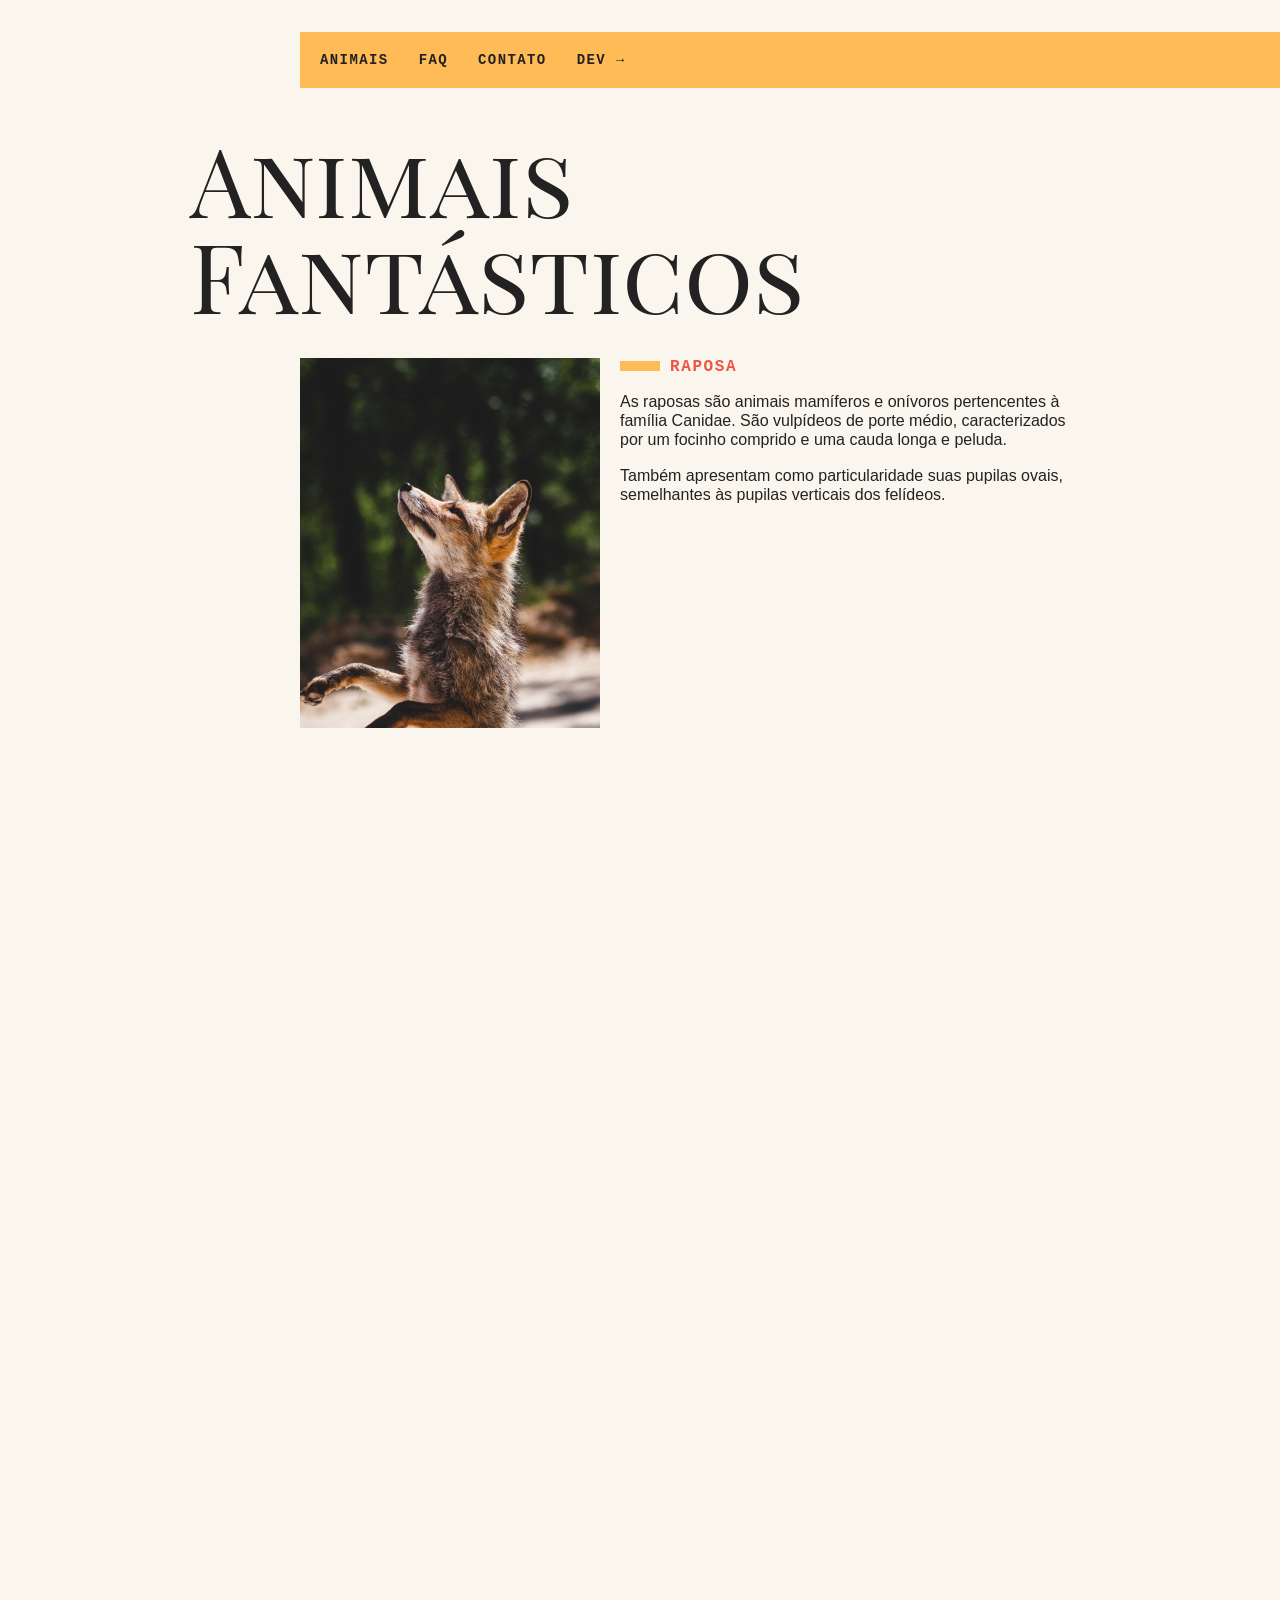
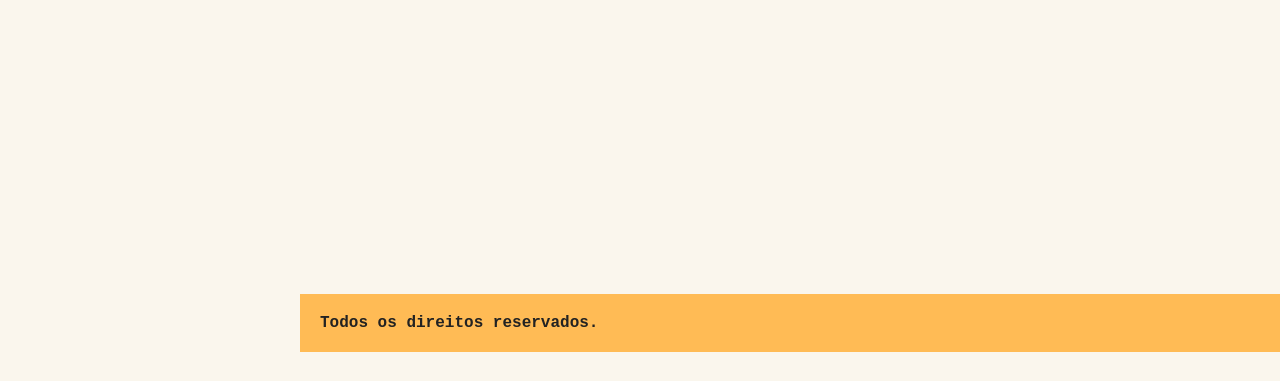
<file: index.html>
<!DOCTYPE html>
<html>
<head>
  <meta charset="utf-8" />
  <meta http-equiv="X-UA-Compatible" content="IE=edge">
  <title>Animais Fantásticos</title>
  <meta name="viewport" content="width=device-width, initial-scale=1">
  <link href="https://fonts.googleapis.com/css?family=Playfair+Display+SC" rel="stylesheet">
  <script>document.documentElement.className += ' js';</script>
  <link rel="stylesheet" type="text/css" href="css/style.css" />
</head>
<body>
  <nav class="menu js-menu">
    <ul>
      <li><a href="#animais">Animais</a></li>
      <li><a href="#faq">Faq</a></li>
      <li><a href="#contato">Contato</a></li>
      <li><a href="https://github.com/Seliias93">Dev →</a></li>
    </ul>
  </nav>
  <section class="grid-section animais js-scroll" id="animais">
    <h1 class="titulo">Animais Fantásticos</h1>
    <ul class="animais-lista js-tabmenu">
      <li>
        <img src="../img/imagem1.jpg">
      </li>
      <li>
        <img src="../img/imagem2.jpg">
      </li>
      <li>
        <img src="../img/imagem3.jpg">
      </li>
      <li>
        <img src="../img/imagem4.jpg">
      </li>
      <li>
        <img src="../img/imagem5.jpg">
      </li>
      <li>
        <img src="../img/imagem6.jpg">
      </li>
    </ul>
    <div class="animais-descricao js-tabcontent">
      <section>
        <h2>Raposa</h2>
        <p>As raposas são animais mamíferos e onívoros pertencentes à família Canidae. São vulpídeos de porte médio, caracterizados
          por um focinho comprido e uma cauda longa e peluda.</p>
        <p>Também apresentam como particularidade suas pupilas ovais, semelhantes às pupilas verticais dos felídeos.</p>
      </section>
      
      <section>
        <h2>Esquilo</h2>
        <p>As raposas são animais mamíferos e onívoros pertencentes à família Canidae. São vulpídeos de porte médio, caracterizados
          por um focinho comprido e uma cauda longa e peluda.</p>
        <p>Também apresentam como particularidade suas pupilas ovais, semelhantes às pupilas verticais dos felídeos.</p>
        <p>De cerca de 40 espécies reconhecidas como raposas, somente 12 pertencem ao gênero Vulpes das "raposas verdadeiras", do
          qual a raposa vermelha é a mais comum.</p>
        <p>Também apresentam como particularidade suas pupilas ovais, semelhantes às pupilas verticais dos felídeos.</p>
        <p>De cerca de 40 espécies reconhecidas como raposas, somente 12 pertencem ao gênero Vulpes das "raposas verdadeiras", do
          qual a raposa vermelha é a mais comum.</p>
        <p>Também apresentam como particularidade suas pupilas ovais, semelhantes às pupilas verticais dos felídeos.</p>
      </section>
      <section>
        <h2>Urso</h2>
        <p>As raposas são animais mamíferos e onívoros pertencentes à família Canidae. São vulpídeos de porte médio, caracterizados
          por um focinho comprido e uma cauda longa e peluda.</p>
        <p>Também apresentam como particularidade suas pupilas ovais, semelhantes às pupilas verticais dos felídeos.</p>
        <p>De cerca de 40 espécies reconhecidas como raposas, somente 12 pertencem ao gênero Vulpes das "raposas verdadeiras", do
          qual a raposa vermelha é a mais comum.</p>
        <p>Também apresentam como particularidade suas pupilas ovais, semelhantes às pupilas verticais dos felídeos.</p>
      </section>
      <section>
        <h2>Lobo</h2>
        <p>As raposas são animais mamíferos e onívoros pertencentes à família Canidae. São vulpídeos de porte médio, caracterizados
          por um focinho comprido e uma cauda longa e peluda.</p>
        <p>Também apresentam como particularidade suas pupilas ovais, semelhantes às pupilas verticais dos felídeos.</p>
        <p>De cerca de 40 espécies reconhecidas como raposas, somente 12 pertencem ao gênero Vulpes das "raposas verdadeiras", do
          qual a raposa vermelha é a mais comum.</p>
        <p>Também apresentam como particularidade suas pupilas ovais, semelhantes às pupilas verticais dos felídeos.</p>
      </section>
      <section>
        <h2>Macaco</h2>
        <p>As raposas são animais mamíferos e onívoros pertencentes à família Canidae. São vulpídeos de porte médio, caracterizados
          por um focinho comprido e uma cauda longa e peluda.</p>
        <p>Também apresentam como particularidade suas pupilas ovais, semelhantes às pupilas verticais dos felídeos.</p>
        <p>De cerca de 40 espécies reconhecidas como raposas, somente 12 pertencem ao gênero Vulpes das "raposas verdadeiras", do
          qual a raposa vermelha é a mais comum.</p>
        <p>Também apresentam como particularidade suas pupilas ovais, semelhantes às pupilas verticais dos felídeos.</p>
      </section>
      <section>
        <h2>Leão</h2>
        <p>As raposas são animais mamíferos e onívoros pertencentes à família Canidae. São vulpídeos de porte médio, caracterizados
          por um focinho comprido e uma cauda longa e peluda.</p>
        <p>Também apresentam como particularidade suas pupilas ovais, semelhantes às pupilas verticais dos felídeos.</p>
        <p>De cerca de 40 espécies reconhecidas como raposas, somente 12 pertencem ao gênero Vulpes das "raposas verdadeiras", do
          qual a raposa vermelha é a mais comum.</p>
        <p>Também apresentam como particularidade suas pupilas ovais, semelhantes às pupilas verticais dos felídeos.</p>
      </section>
    </div>
  </section>

  <section class="grid-section faq js-scroll" id="faq">
    <h1 class="titulo">FAQ</h1>
    <dl class="faq-lista js-accordion">
      <dt>Qual a idade dos animais?</dt>
      <dd>As raposas são animais mamíferos e onívoros pertencentes à família Canidae. São vulpídeos de porte médio, caracterizados por um focinho comprido e uma cauda longa e peluda.</dd>
      <dt>Eles são fantásticos?</dt>
      <dd>Também apresentam como particularidade suas pupilas ovais, semelhantes às pupilas verticais dos felídeos.</dd>
      <dt>Qual a diferença?</dt>
      <dd>As raposas são animais mamíferos e onívoros pertencentes à família Canidae. São vulpídeos de porte médio, caracterizados por um focinho comprido e uma cauda longa e peluda.</dd>
      <dt>Como proteger?</dt>
      <dd>Também apresentam como particularidade suas pupilas ovais, semelhantes às pupilas verticais dos felídeos.</dd>
    </dl>
  </section>

  <section class="grid-section contato js-scroll" id="contato">
    <h1 class="titulo">Contato</h1>
    <div class="mapa">
      <img src="../img/mapa.png">
    </div>
    <ul class="dados">
      <li>contato@origamid.com</li>
      <li>+55 (21) 9999-9999</li>
      <li>Rua do Conde, nº 21</li>
      <li>Rio de Janeiro - RJ</li>
    </ul>
  </section>

  <footer class="copy">
    <p>Todos os direitos reservados.</p>
  </footer>

  <script src="script.js"></script>  
</body>
</html>
</file>
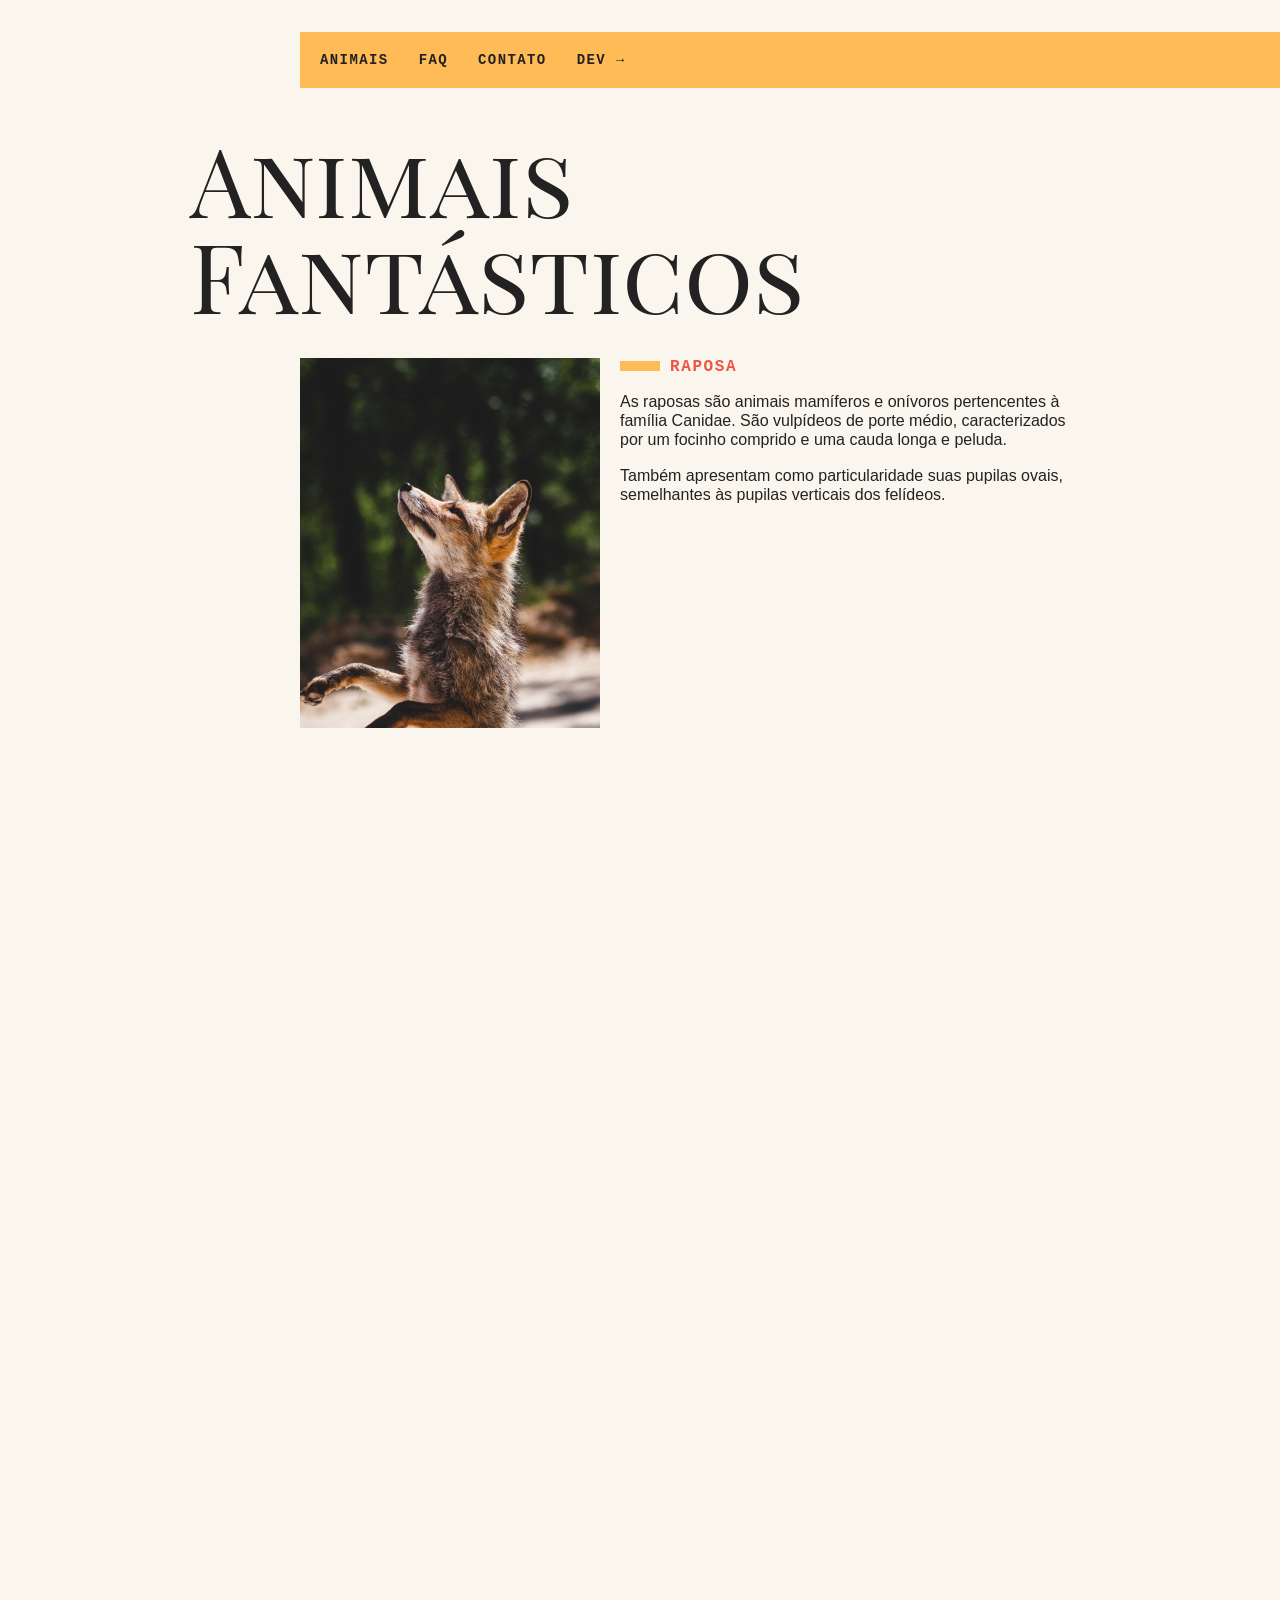
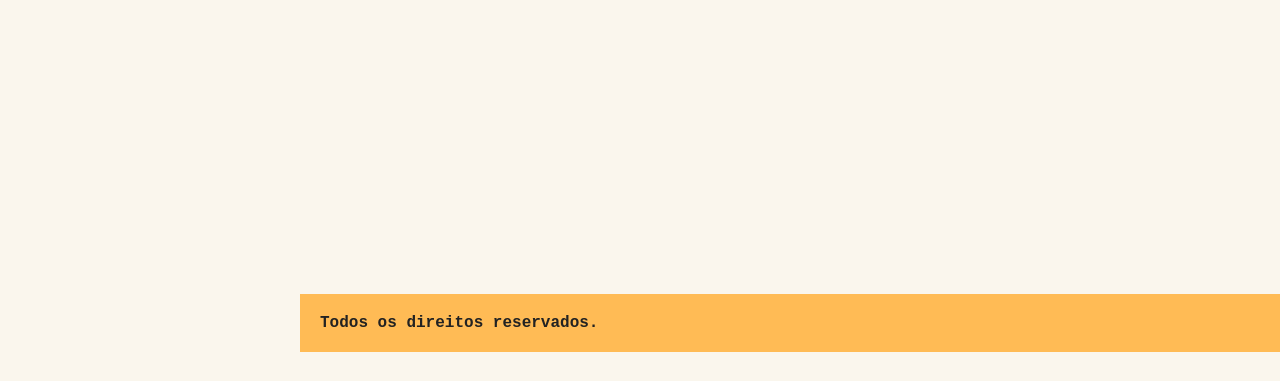
<file: animacao-ao-scroll/index.html>
<!DOCTYPE html>
<html>
<head>
  <meta charset="utf-8" />
  <meta http-equiv="X-UA-Compatible" content="IE=edge">
  <title>Animais Fantásticos</title>
  <meta name="viewport" content="width=device-width, initial-scale=1">
  <link href="https://fonts.googleapis.com/css?family=Playfair+Display+SC" rel="stylesheet">
  <script>document.documentElement.className += ' js';</script>
  <link rel="stylesheet" type="text/css" href="css/style.css" />
</head>
<body>
  <nav class="menu js-menu">
    <ul>
      <li><a href="#animais">Animais</a></li>
      <li><a href="#faq">Faq</a></li>
      <li><a href="#contato">Contato</a></li>
      <li><a href="https://www.origamid.com/">Dev →</a></li>
    </ul>
  </nav>
  <section class="grid-section animais js-scroll" id="animais">
    <h1 class="titulo">Animais Fantásticos</h1>
    <ul class="animais-lista js-tabmenu">
      <li>
        <img src="../img/imagem1.jpg">
      </li>
      <li>
        <img src="../img/imagem2.jpg">
      </li>
      <li>
        <img src="../img/imagem3.jpg">
      </li>
      <li>
        <img src="../img/imagem4.jpg">
      </li>
      <li>
        <img src="../img/imagem5.jpg">
      </li>
      <li>
        <img src="../img/imagem6.jpg">
      </li>
    </ul>
    <div class="animais-descricao js-tabcontent">
      <section>
        <h2>Raposa</h2>
        <p>As raposas são animais mamíferos e onívoros pertencentes à família Canidae. São vulpídeos de porte médio, caracterizados
          por um focinho comprido e uma cauda longa e peluda.</p>
        <p>Também apresentam como particularidade suas pupilas ovais, semelhantes às pupilas verticais dos felídeos.</p>
      </section>
      
      <section>
        <h2>Esquilo</h2>
        <p>As raposas são animais mamíferos e onívoros pertencentes à família Canidae. São vulpídeos de porte médio, caracterizados
          por um focinho comprido e uma cauda longa e peluda.</p>
        <p>Também apresentam como particularidade suas pupilas ovais, semelhantes às pupilas verticais dos felídeos.</p>
        <p>De cerca de 40 espécies reconhecidas como raposas, somente 12 pertencem ao gênero Vulpes das "raposas verdadeiras", do
          qual a raposa vermelha é a mais comum.</p>
        <p>Também apresentam como particularidade suas pupilas ovais, semelhantes às pupilas verticais dos felídeos.</p>
        <p>De cerca de 40 espécies reconhecidas como raposas, somente 12 pertencem ao gênero Vulpes das "raposas verdadeiras", do
          qual a raposa vermelha é a mais comum.</p>
        <p>Também apresentam como particularidade suas pupilas ovais, semelhantes às pupilas verticais dos felídeos.</p>
      </section>
      <section>
        <h2>Urso</h2>
        <p>As raposas são animais mamíferos e onívoros pertencentes à família Canidae. São vulpídeos de porte médio, caracterizados
          por um focinho comprido e uma cauda longa e peluda.</p>
        <p>Também apresentam como particularidade suas pupilas ovais, semelhantes às pupilas verticais dos felídeos.</p>
        <p>De cerca de 40 espécies reconhecidas como raposas, somente 12 pertencem ao gênero Vulpes das "raposas verdadeiras", do
          qual a raposa vermelha é a mais comum.</p>
        <p>Também apresentam como particularidade suas pupilas ovais, semelhantes às pupilas verticais dos felídeos.</p>
      </section>
      <section>
        <h2>Lobo</h2>
        <p>As raposas são animais mamíferos e onívoros pertencentes à família Canidae. São vulpídeos de porte médio, caracterizados
          por um focinho comprido e uma cauda longa e peluda.</p>
        <p>Também apresentam como particularidade suas pupilas ovais, semelhantes às pupilas verticais dos felídeos.</p>
        <p>De cerca de 40 espécies reconhecidas como raposas, somente 12 pertencem ao gênero Vulpes das "raposas verdadeiras", do
          qual a raposa vermelha é a mais comum.</p>
        <p>Também apresentam como particularidade suas pupilas ovais, semelhantes às pupilas verticais dos felídeos.</p>
      </section>
      <section>
        <h2>Macaco</h2>
        <p>As raposas são animais mamíferos e onívoros pertencentes à família Canidae. São vulpídeos de porte médio, caracterizados
          por um focinho comprido e uma cauda longa e peluda.</p>
        <p>Também apresentam como particularidade suas pupilas ovais, semelhantes às pupilas verticais dos felídeos.</p>
        <p>De cerca de 40 espécies reconhecidas como raposas, somente 12 pertencem ao gênero Vulpes das "raposas verdadeiras", do
          qual a raposa vermelha é a mais comum.</p>
        <p>Também apresentam como particularidade suas pupilas ovais, semelhantes às pupilas verticais dos felídeos.</p>
      </section>
      <section>
        <h2>Leão</h2>
        <p>As raposas são animais mamíferos e onívoros pertencentes à família Canidae. São vulpídeos de porte médio, caracterizados
          por um focinho comprido e uma cauda longa e peluda.</p>
        <p>Também apresentam como particularidade suas pupilas ovais, semelhantes às pupilas verticais dos felídeos.</p>
        <p>De cerca de 40 espécies reconhecidas como raposas, somente 12 pertencem ao gênero Vulpes das "raposas verdadeiras", do
          qual a raposa vermelha é a mais comum.</p>
        <p>Também apresentam como particularidade suas pupilas ovais, semelhantes às pupilas verticais dos felídeos.</p>
      </section>
    </div>
  </section>

  <section class="grid-section faq js-scroll" id="faq">
    <h1 class="titulo">FAQ</h1>
    <dl class="faq-lista js-accordion">
      <dt>Qual a idade dos animais?</dt>
      <dd>As raposas são animais mamíferos e onívoros pertencentes à família Canidae. São vulpídeos de porte médio, caracterizados por um focinho comprido e uma cauda longa e peluda.</dd>
      <dt>Eles são fantásticos?</dt>
      <dd>Também apresentam como particularidade suas pupilas ovais, semelhantes às pupilas verticais dos felídeos.</dd>
      <dt>Qual a diferença?</dt>
      <dd>As raposas são animais mamíferos e onívoros pertencentes à família Canidae. São vulpídeos de porte médio, caracterizados por um focinho comprido e uma cauda longa e peluda.</dd>
      <dt>Como proteger?</dt>
      <dd>Também apresentam como particularidade suas pupilas ovais, semelhantes às pupilas verticais dos felídeos.</dd>
    </dl>
  </section>

  <section class="grid-section contato js-scroll" id="contato">
    <h1 class="titulo">Contato</h1>
    <div class="mapa">
      <img src="../img/mapa.png">
    </div>
    <ul class="dados">
      <li>contato@origamid.com</li>
      <li>+55 (21) 9999-9999</li>
      <li>Rua do Conde, nº 21</li>
      <li>Rio de Janeiro - RJ</li>
    </ul>
  </section>

  <footer class="copy">
    <p>Todos os direitos reservados.</p>
  </footer>

  <script src="script.js"></script>  
</body>
</html>
</file>
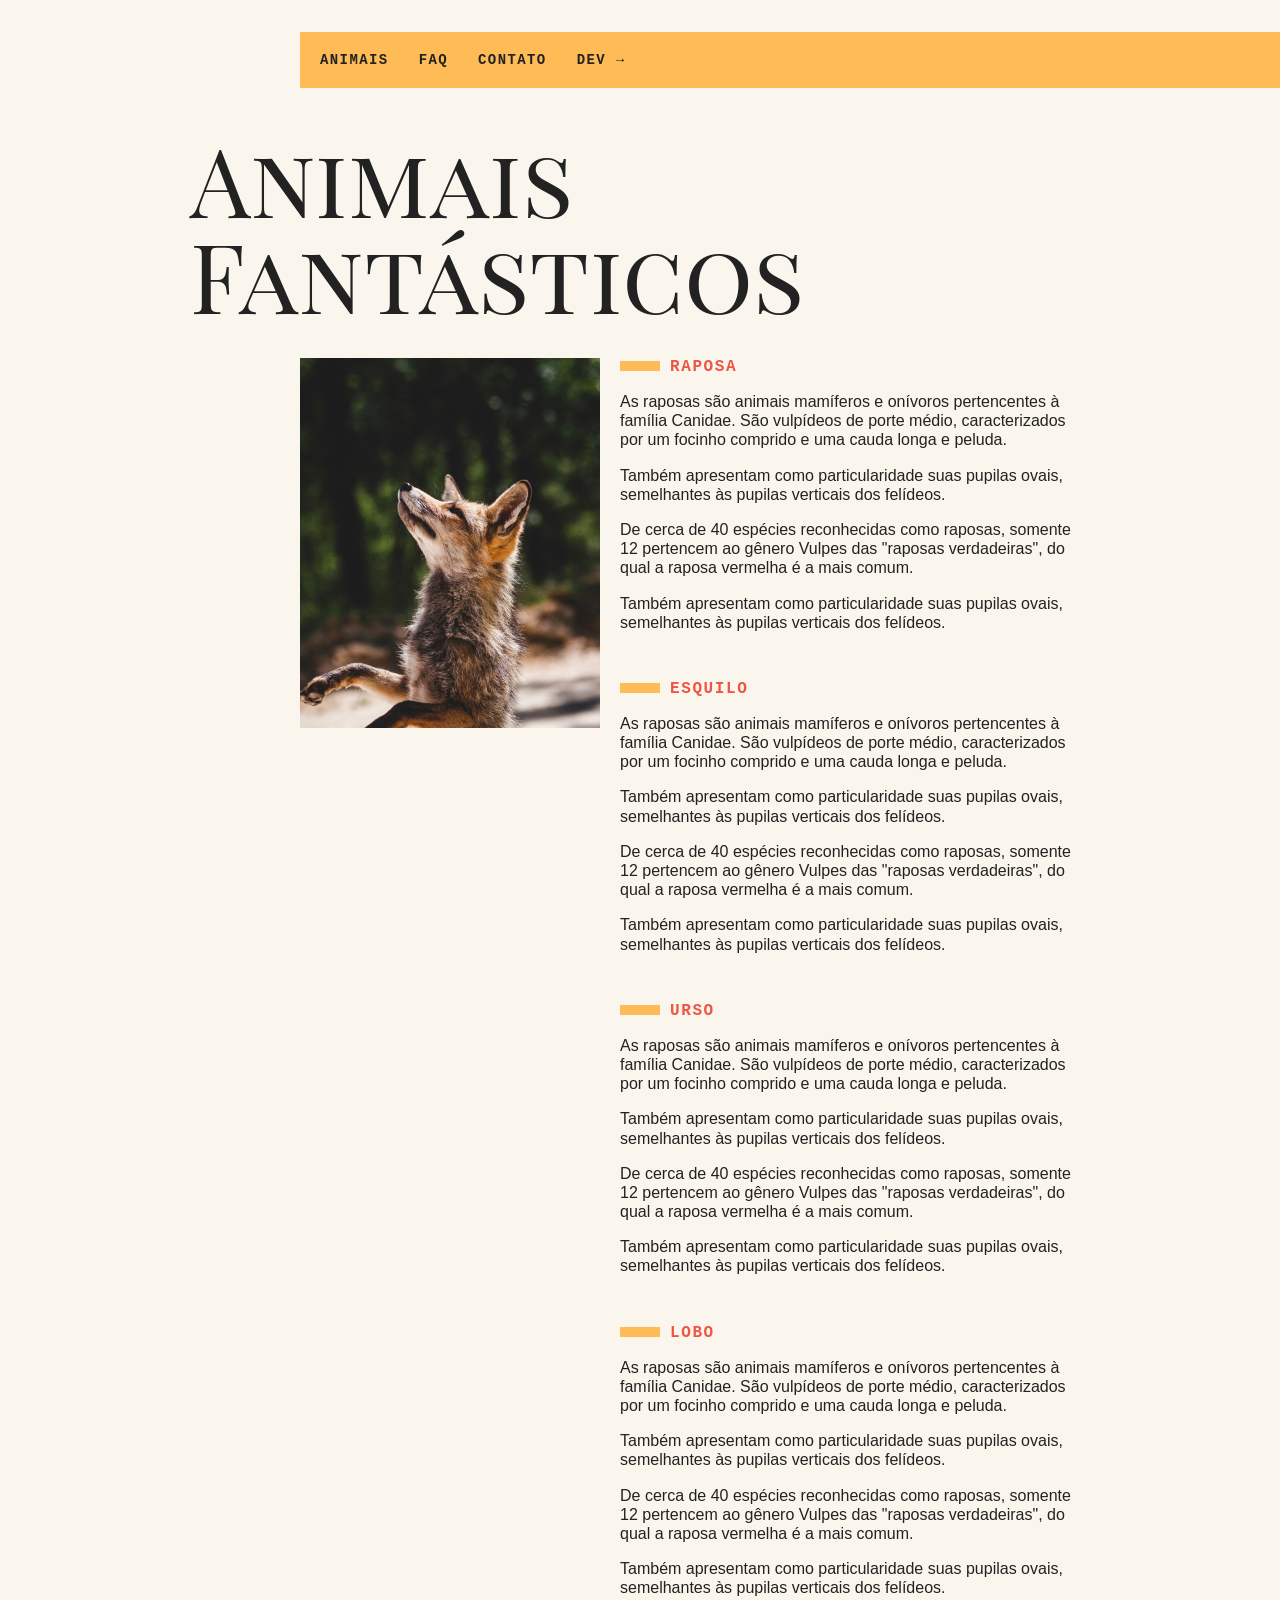
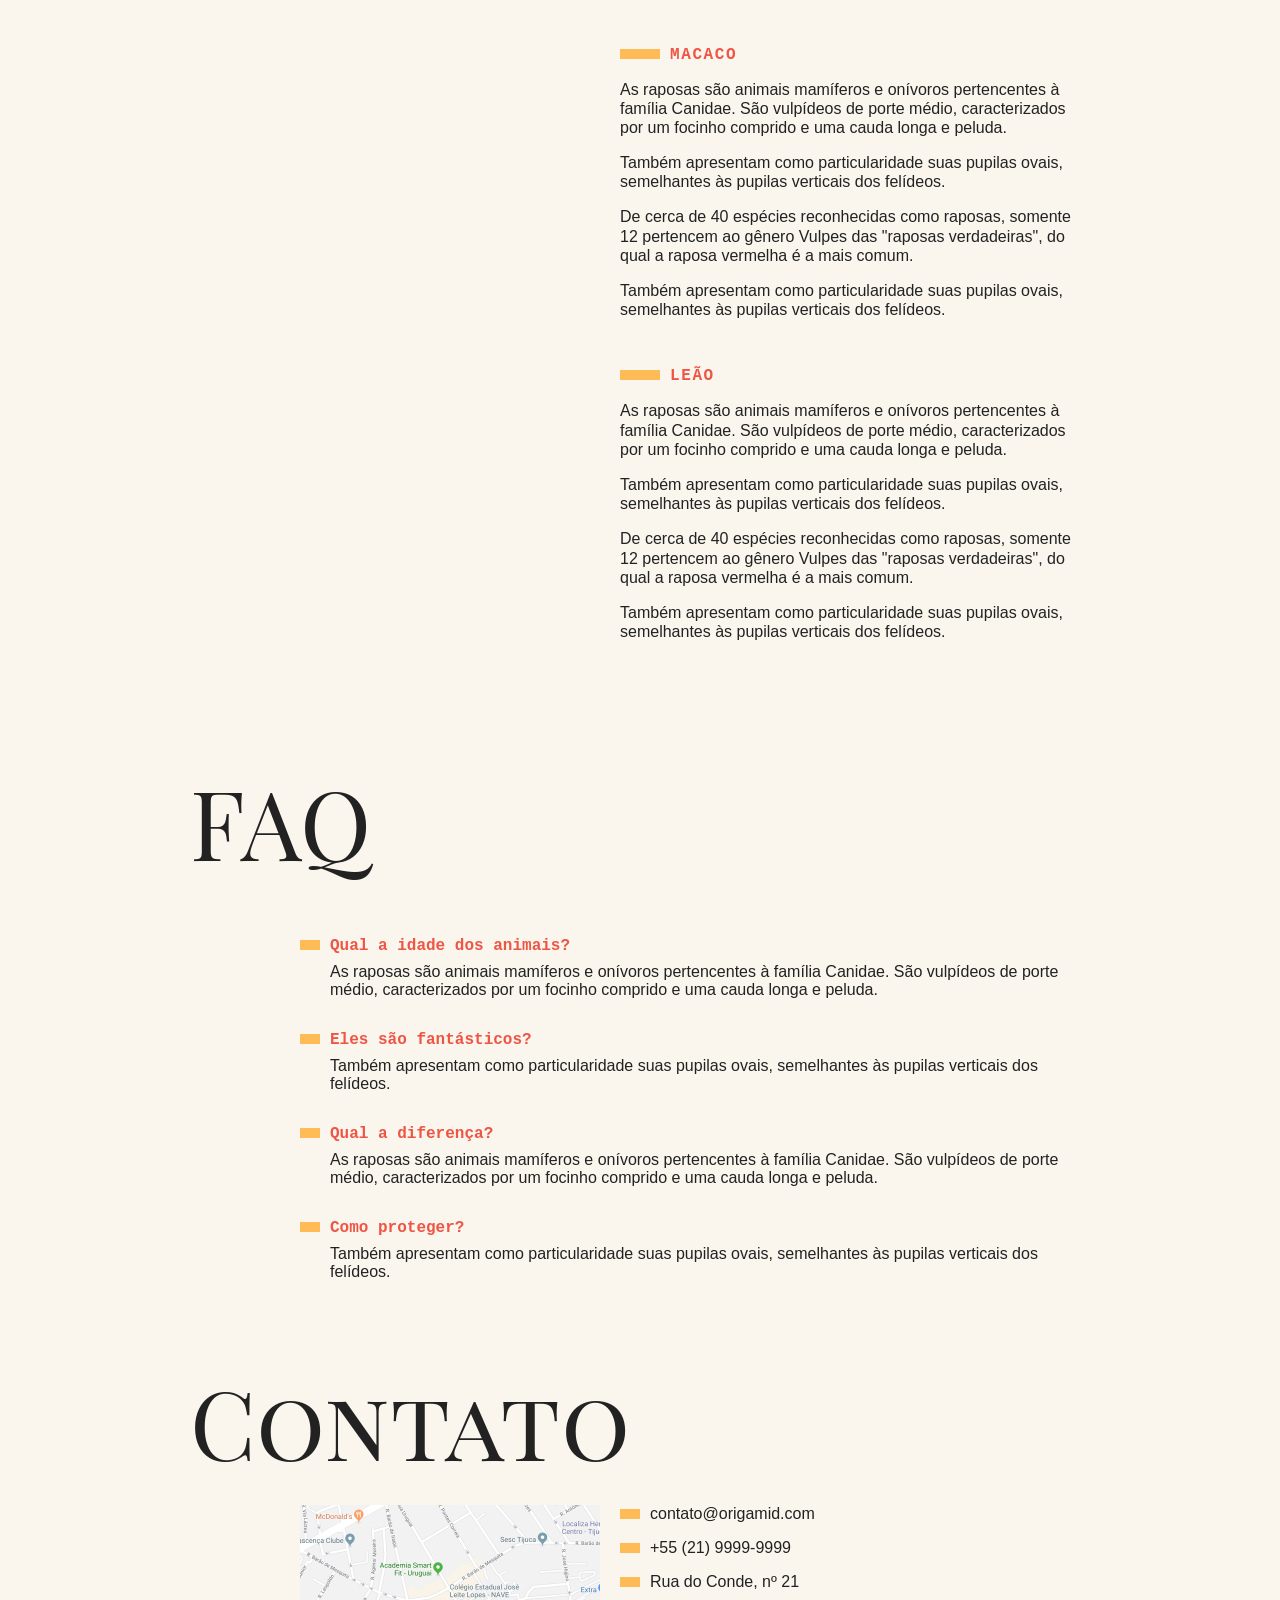
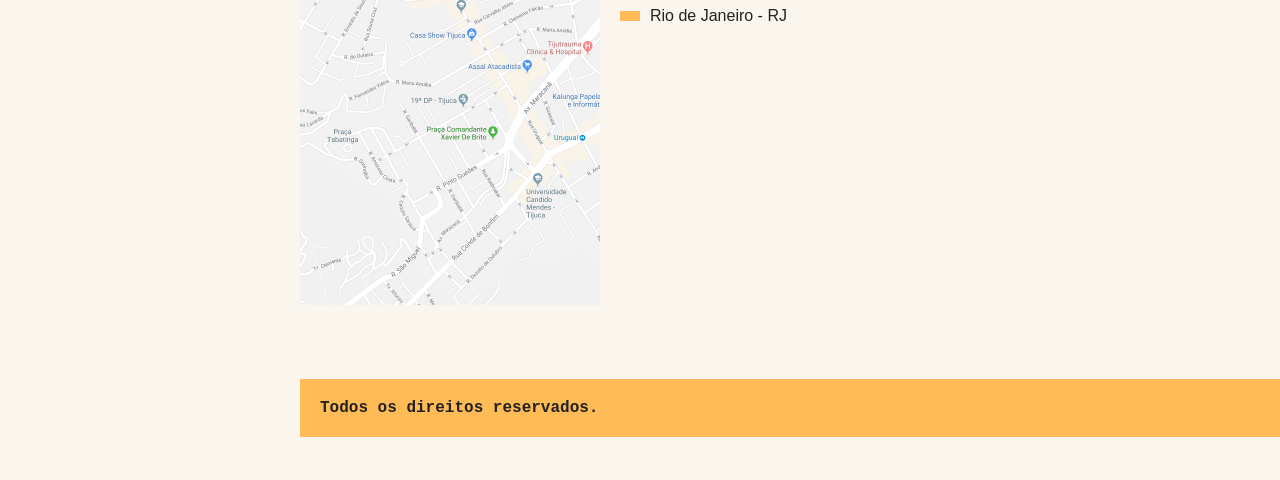
<file: classes-e-atributos/index.html>
<!DOCTYPE html>
<html>
<head>
  <meta charset="utf-8" />
  <meta http-equiv="X-UA-Compatible" content="IE=edge">
  <title>Animais Fantásticos</title>
  <meta name="viewport" content="width=device-width, initial-scale=1">
  <link href="https://fonts.googleapis.com/css?family=Playfair+Display+SC" rel="stylesheet">
  <link rel="stylesheet" type="text/css" href="css/style.css" />
</head>
<body>
  <nav class="menu azul">
    <ul>
      <li><a href="#animais">Animais</a></li>
      <li><a href="#faq">Faq</a></li>
      <li><a href="#contato">Contato</a></li>
      <li><a href="https://www.origamid.com/">Dev →</a></li>
    </ul>
  </nav>
  <section class="grid-section animais" id="animais" data-texto="Teste">
    <h1 class="titulo">Animais Fantásticos</h1>
    <ul class="animais-lista">
      <li>
        <img src="img/imagem1.jpg" alt="Raposa">
      </li>
      <li>
        <img src="img/imagem2.jpg">
      </li>
      <li>
        <img src="img/imagem3.jpg">
      </li>
      <li>
        <img src="img/imagem4.jpg">
      </li>
      <li>
        <img src="img/imagem5.jpg">
      </li>
      <li>
        <img src="img/imagem6.jpg">
      </li>
    </ul>
    <div class="animais-descricao">
      <section>
        <h2>Raposa</h2>
        <p>As raposas são animais mamíferos e onívoros pertencentes à família Canidae. São vulpídeos de porte médio, caracterizados
          por um focinho comprido e uma cauda longa e peluda.</p>
        <p>Também apresentam como particularidade suas pupilas ovais, semelhantes às pupilas verticais dos felídeos.</p>
        <p>De cerca de 40 espécies reconhecidas como raposas, somente 12 pertencem ao gênero Vulpes das "raposas verdadeiras", do
          qual a raposa vermelha é a mais comum.</p>
        <p>Também apresentam como particularidade suas pupilas ovais, semelhantes às pupilas verticais dos felídeos.</p>
      </section>
      
      <section>
        <h2>Esquilo</h2>
        <p>As raposas são animais mamíferos e onívoros pertencentes à família Canidae. São vulpídeos de porte médio, caracterizados
          por um focinho comprido e uma cauda longa e peluda.</p>
        <p>Também apresentam como particularidade suas pupilas ovais, semelhantes às pupilas verticais dos felídeos.</p>
        <p>De cerca de 40 espécies reconhecidas como raposas, somente 12 pertencem ao gênero Vulpes das "raposas verdadeiras", do
          qual a raposa vermelha é a mais comum.</p>
        <p>Também apresentam como particularidade suas pupilas ovais, semelhantes às pupilas verticais dos felídeos.</p>
      </section>
      <section>
        <h2>Urso</h2>
        <p>As raposas são animais mamíferos e onívoros pertencentes à família Canidae. São vulpídeos de porte médio, caracterizados
          por um focinho comprido e uma cauda longa e peluda.</p>
        <p>Também apresentam como particularidade suas pupilas ovais, semelhantes às pupilas verticais dos felídeos.</p>
        <p>De cerca de 40 espécies reconhecidas como raposas, somente 12 pertencem ao gênero Vulpes das "raposas verdadeiras", do
          qual a raposa vermelha é a mais comum.</p>
        <p>Também apresentam como particularidade suas pupilas ovais, semelhantes às pupilas verticais dos felídeos.</p>
      </section>
      <section>
        <h2>Lobo</h2>
        <p>As raposas são animais mamíferos e onívoros pertencentes à família Canidae. São vulpídeos de porte médio, caracterizados
          por um focinho comprido e uma cauda longa e peluda.</p>
        <p>Também apresentam como particularidade suas pupilas ovais, semelhantes às pupilas verticais dos felídeos.</p>
        <p>De cerca de 40 espécies reconhecidas como raposas, somente 12 pertencem ao gênero Vulpes das "raposas verdadeiras", do
          qual a raposa vermelha é a mais comum.</p>
        <p>Também apresentam como particularidade suas pupilas ovais, semelhantes às pupilas verticais dos felídeos.</p>
      </section>
      <section>
        <h2>Macaco</h2>
        <p>As raposas são animais mamíferos e onívoros pertencentes à família Canidae. São vulpídeos de porte médio, caracterizados
          por um focinho comprido e uma cauda longa e peluda.</p>
        <p>Também apresentam como particularidade suas pupilas ovais, semelhantes às pupilas verticais dos felídeos.</p>
        <p>De cerca de 40 espécies reconhecidas como raposas, somente 12 pertencem ao gênero Vulpes das "raposas verdadeiras", do
          qual a raposa vermelha é a mais comum.</p>
        <p>Também apresentam como particularidade suas pupilas ovais, semelhantes às pupilas verticais dos felídeos.</p>
      </section>
      <section>
        <h2>Leão</h2>
        <p>As raposas são animais mamíferos e onívoros pertencentes à família Canidae. São vulpídeos de porte médio, caracterizados
          por um focinho comprido e uma cauda longa e peluda.</p>
        <p>Também apresentam como particularidade suas pupilas ovais, semelhantes às pupilas verticais dos felídeos.</p>
        <p>De cerca de 40 espécies reconhecidas como raposas, somente 12 pertencem ao gênero Vulpes das "raposas verdadeiras", do
          qual a raposa vermelha é a mais comum.</p>
        <p>Também apresentam como particularidade suas pupilas ovais, semelhantes às pupilas verticais dos felídeos.</p>
      </section>
    </div>
  </section>

  <section class="grid-section faq" id="faq">
    <h1 class="titulo">FAQ</h1>
    <dl class="faq-lista">
      <dt>Qual a idade dos animais?</dt>
      <dd>As raposas são animais mamíferos e onívoros pertencentes à família Canidae. São vulpídeos de porte médio, caracterizados por um focinho comprido e uma cauda longa e peluda.</dd>
      <dt>Eles são fantásticos?</dt>
      <dd>Também apresentam como particularidade suas pupilas ovais, semelhantes às pupilas verticais dos felídeos.</dd>
      <dt>Qual a diferença?</dt>
      <dd>As raposas são animais mamíferos e onívoros pertencentes à família Canidae. São vulpídeos de porte médio, caracterizados por um focinho comprido e uma cauda longa e peluda.</dd>
      <dt>Como proteger?</dt>
      <dd>Também apresentam como particularidade suas pupilas ovais, semelhantes às pupilas verticais dos felídeos.</dd>
    </dl>
  </section>

  <section class="grid-section contato" id="contato">
    <h1 class="titulo">Contato</h1>
    <div class="mapa">
      <img src="img/mapa.png">
    </div>
    <ul class="dados">
      <li>contato@origamid.com</li>
      <li>+55 (21) 9999-9999</li>
      <li>Rua do Conde, nº 21</li>
      <li>Rio de Janeiro - RJ</li>
    </ul>
  </section>

  <footer class="copy">
    <p>Todos os direitos reservados.</p>
  </footer>

  <script src="script.js"></script>  
</body>
</html>
</file>
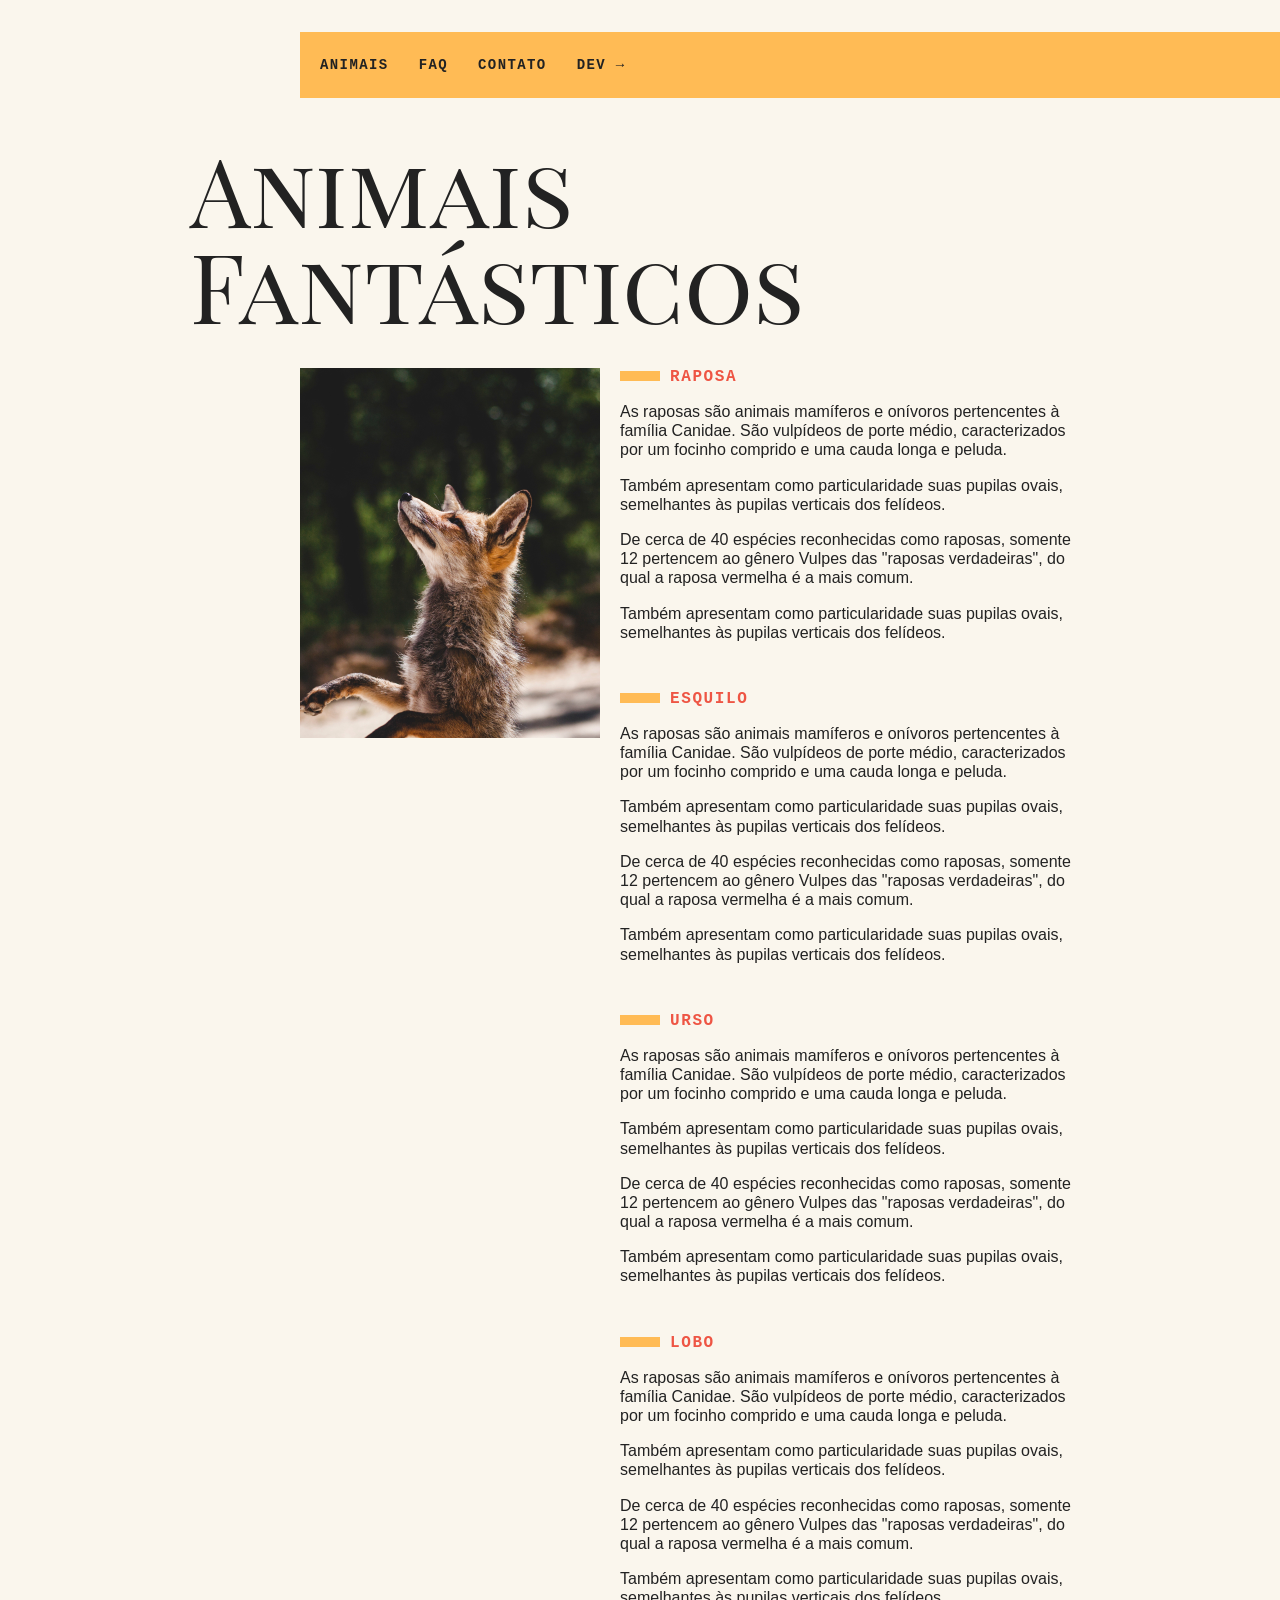
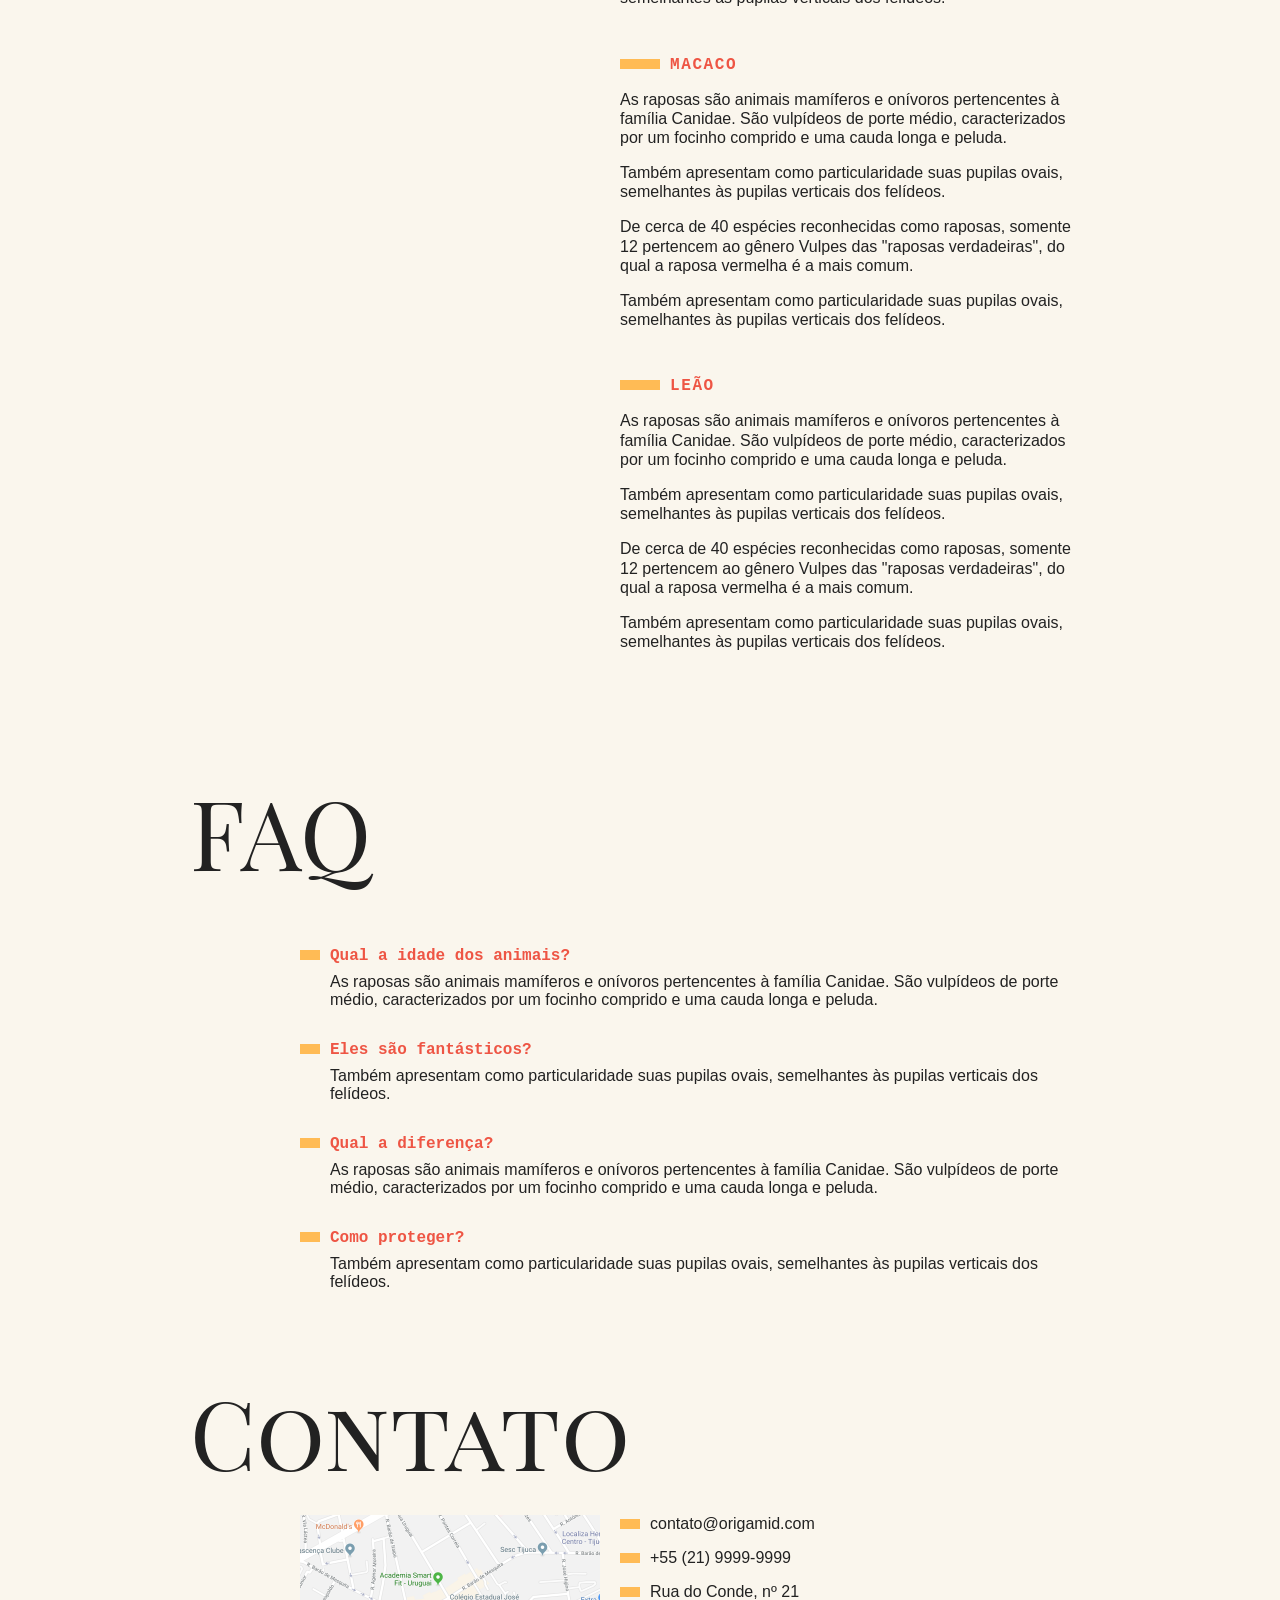
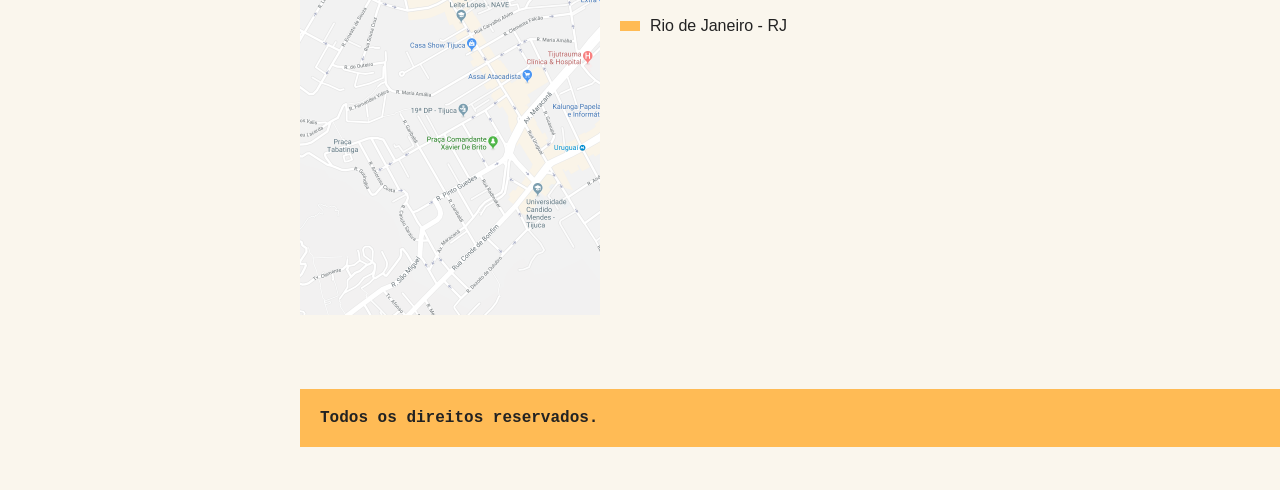
<file: dimensoes-e-distancias/index.html>
<!DOCTYPE html>
<html>
<head>
  <meta charset="utf-8" />
  <meta http-equiv="X-UA-Compatible" content="IE=edge">
  <title>Animais Fantásticos</title>
  <meta name="viewport" content="width=device-width, initial-scale=1">
  <link href="https://fonts.googleapis.com/css?family=Playfair+Display+SC" rel="stylesheet">
  <link rel="stylesheet" type="text/css" href="css/style.css" />
</head>
<body>
  <nav class="menu">
    <ul>
      <li><a href="#animais">Animais</a></li>
      <li><a href="#faq">Faq</a></li>
      <li><a href="#contato">Contato</a></li>
      <li><a href="https://www.origamid.com/">Dev →</a></li>
    </ul>
  </nav>
  <section class="grid-section animais" id="animais">
    <h1 class="titulo">Animais Fantásticos</h1>
    <ul class="animais-lista">
      <li>
        <img src="img/imagem1.jpg">
      </li>
      <li>
        <img src="img/imagem2.jpg">
      </li>
      <li>
        <img src="img/imagem3.jpg">
      </li>
      <li>
        <img src="img/imagem4.jpg">
      </li>
      <li>
        <img src="img/imagem5.jpg">
      </li>
      <li>
        <img src="img/imagem6.jpg">
      </li>
    </ul>
    <div class="animais-descricao">
      <section>
        <h2>Raposa</h2>
        <p>As raposas são animais mamíferos e onívoros pertencentes à família Canidae. São vulpídeos de porte médio, caracterizados
          por um focinho comprido e uma cauda longa e peluda.</p>
        <p>Também apresentam como particularidade suas pupilas ovais, semelhantes às pupilas verticais dos felídeos.</p>
        <p>De cerca de 40 espécies reconhecidas como raposas, somente 12 pertencem ao gênero Vulpes das "raposas verdadeiras", do
          qual a raposa vermelha é a mais comum.</p>
        <p>Também apresentam como particularidade suas pupilas ovais, semelhantes às pupilas verticais dos felídeos.</p>
      </section>
      
      <section>
        <h2>Esquilo</h2>
        <p>As raposas são animais mamíferos e onívoros pertencentes à família Canidae. São vulpídeos de porte médio, caracterizados
          por um focinho comprido e uma cauda longa e peluda.</p>
        <p>Também apresentam como particularidade suas pupilas ovais, semelhantes às pupilas verticais dos felídeos.</p>
        <p>De cerca de 40 espécies reconhecidas como raposas, somente 12 pertencem ao gênero Vulpes das "raposas verdadeiras", do
          qual a raposa vermelha é a mais comum.</p>
        <p>Também apresentam como particularidade suas pupilas ovais, semelhantes às pupilas verticais dos felídeos.</p>
      </section>
      <section>
        <h2>Urso</h2>
        <p>As raposas são animais mamíferos e onívoros pertencentes à família Canidae. São vulpídeos de porte médio, caracterizados
          por um focinho comprido e uma cauda longa e peluda.</p>
        <p>Também apresentam como particularidade suas pupilas ovais, semelhantes às pupilas verticais dos felídeos.</p>
        <p>De cerca de 40 espécies reconhecidas como raposas, somente 12 pertencem ao gênero Vulpes das "raposas verdadeiras", do
          qual a raposa vermelha é a mais comum.</p>
        <p>Também apresentam como particularidade suas pupilas ovais, semelhantes às pupilas verticais dos felídeos.</p>
      </section>
      <section>
        <h2>Lobo</h2>
        <p>As raposas são animais mamíferos e onívoros pertencentes à família Canidae. São vulpídeos de porte médio, caracterizados
          por um focinho comprido e uma cauda longa e peluda.</p>
        <p>Também apresentam como particularidade suas pupilas ovais, semelhantes às pupilas verticais dos felídeos.</p>
        <p>De cerca de 40 espécies reconhecidas como raposas, somente 12 pertencem ao gênero Vulpes das "raposas verdadeiras", do
          qual a raposa vermelha é a mais comum.</p>
        <p>Também apresentam como particularidade suas pupilas ovais, semelhantes às pupilas verticais dos felídeos.</p>
      </section>
      <section>
        <h2>Macaco</h2>
        <p>As raposas são animais mamíferos e onívoros pertencentes à família Canidae. São vulpídeos de porte médio, caracterizados
          por um focinho comprido e uma cauda longa e peluda.</p>
        <p>Também apresentam como particularidade suas pupilas ovais, semelhantes às pupilas verticais dos felídeos.</p>
        <p>De cerca de 40 espécies reconhecidas como raposas, somente 12 pertencem ao gênero Vulpes das "raposas verdadeiras", do
          qual a raposa vermelha é a mais comum.</p>
        <p>Também apresentam como particularidade suas pupilas ovais, semelhantes às pupilas verticais dos felídeos.</p>
      </section>
      <section>
        <h2>Leão</h2>
        <p>As raposas são animais mamíferos e onívoros pertencentes à família Canidae. São vulpídeos de porte médio, caracterizados
          por um focinho comprido e uma cauda longa e peluda.</p>
        <p>Também apresentam como particularidade suas pupilas ovais, semelhantes às pupilas verticais dos felídeos.</p>
        <p>De cerca de 40 espécies reconhecidas como raposas, somente 12 pertencem ao gênero Vulpes das "raposas verdadeiras", do
          qual a raposa vermelha é a mais comum.</p>
        <p>Também apresentam como particularidade suas pupilas ovais, semelhantes às pupilas verticais dos felídeos.</p>
      </section>
    </div>
  </section>

  <section class="grid-section faq" id="faq">
    <h1 class="titulo">FAQ</h1>
    <dl class="faq-lista">
      <dt>Qual a idade dos animais?</dt>
      <dd>As raposas são animais mamíferos e onívoros pertencentes à família Canidae. São vulpídeos de porte médio, caracterizados por um focinho comprido e uma cauda longa e peluda.</dd>
      <dt>Eles são fantásticos?</dt>
      <dd>Também apresentam como particularidade suas pupilas ovais, semelhantes às pupilas verticais dos felídeos.</dd>
      <dt>Qual a diferença?</dt>
      <dd>As raposas são animais mamíferos e onívoros pertencentes à família Canidae. São vulpídeos de porte médio, caracterizados por um focinho comprido e uma cauda longa e peluda.</dd>
      <dt>Como proteger?</dt>
      <dd>Também apresentam como particularidade suas pupilas ovais, semelhantes às pupilas verticais dos felídeos.</dd>
    </dl>
  </section>

  <section class="grid-section contato" id="contato">
    <h1 class="titulo">Contato</h1>
    <div class="mapa">
      <img src="img/mapa.png">
    </div>
    <ul class="dados">
      <li>contato@origamid.com</li>
      <li>+55 (21) 9999-9999</li>
      <li>Rua do Conde, nº 21</li>
      <li>Rio de Janeiro - RJ</li>
    </ul>
  </section>

  <footer class="copy">
    <p>Todos os direitos reservados.</p>
  </footer>

  <script src="script.js"></script>  
</body>
</html>
</file>
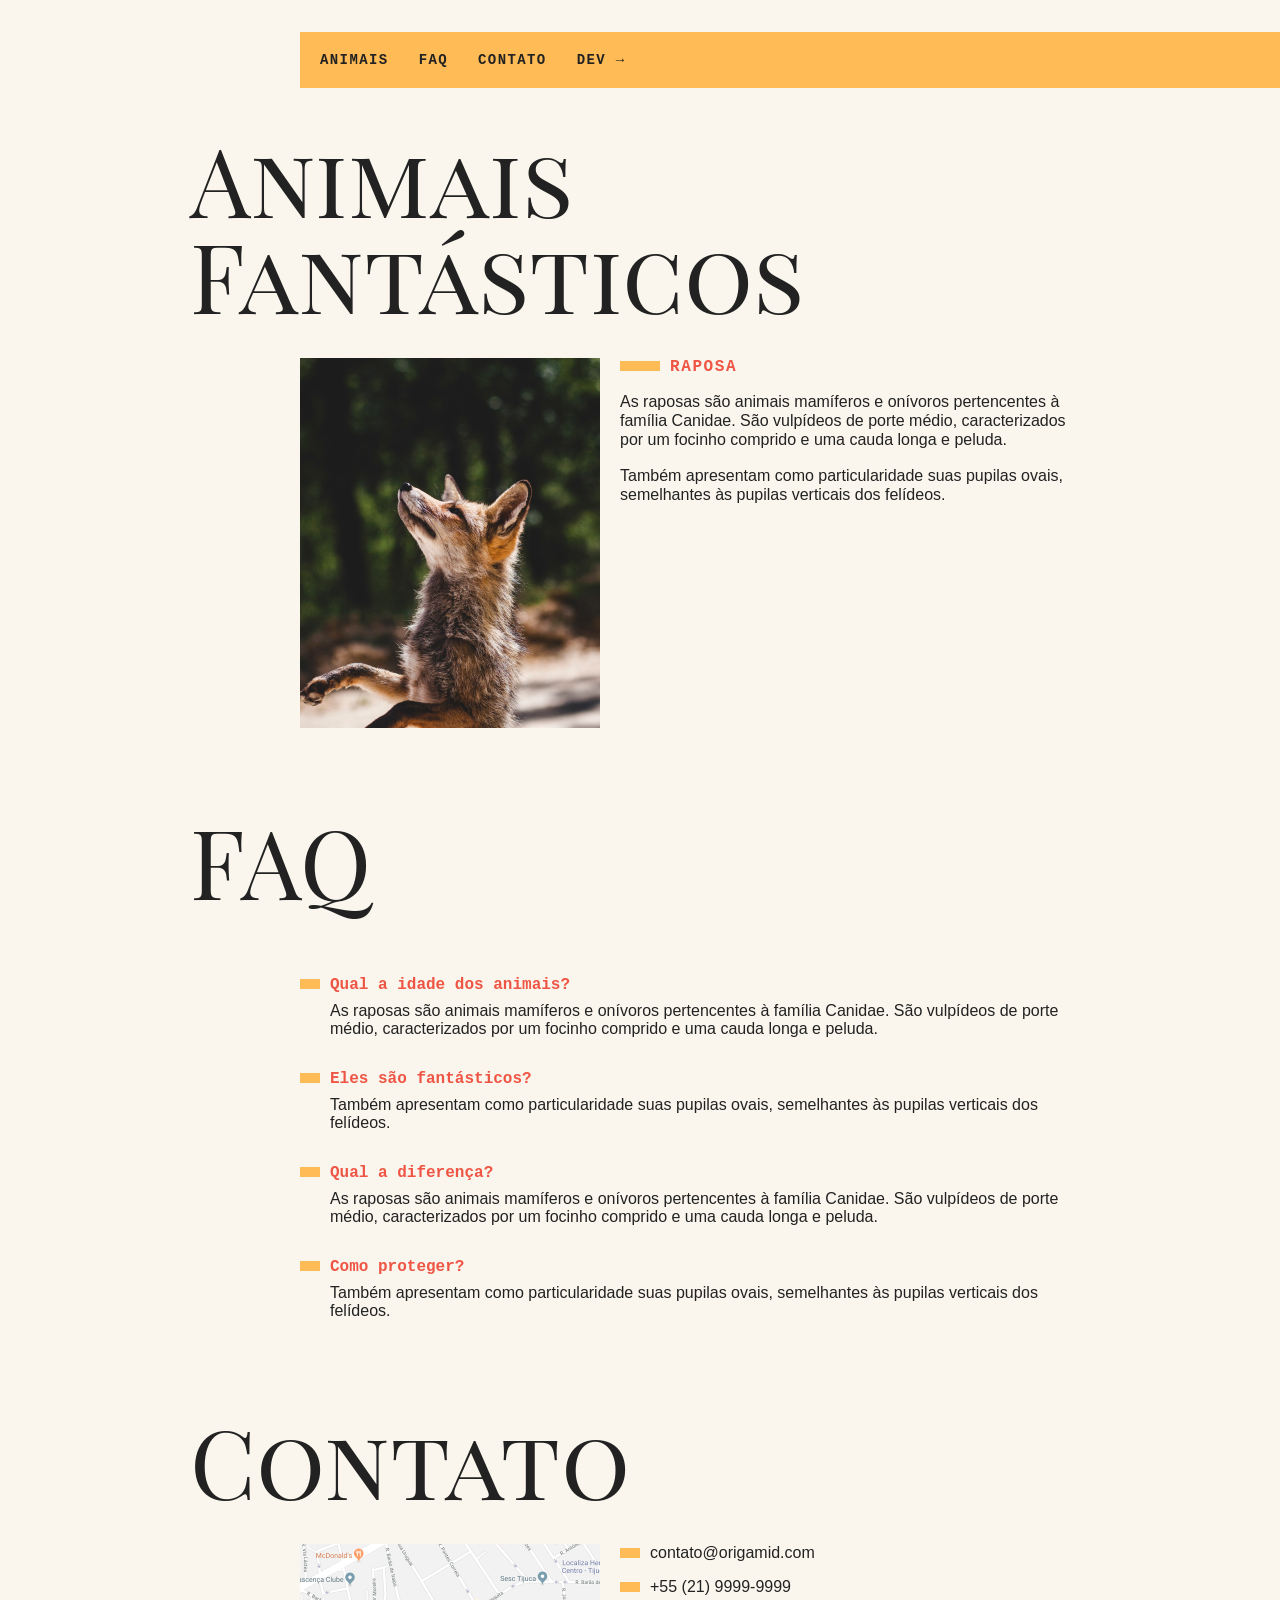
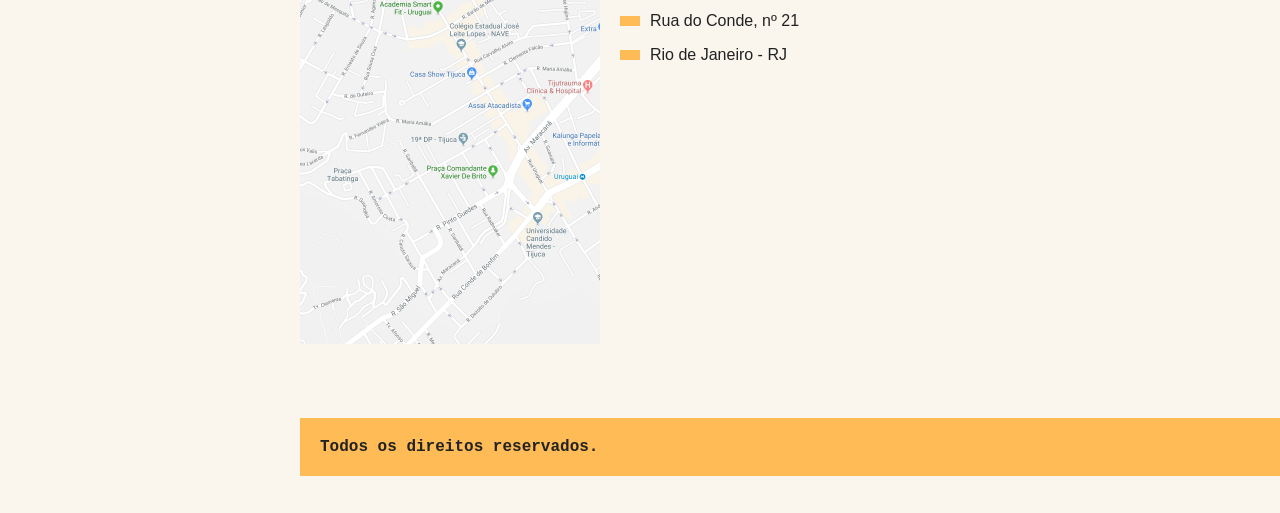
<file: navegacao-por-tabs/index.html>
<!DOCTYPE html>
<html>
<head>
  <meta charset="utf-8" />
  <meta http-equiv="X-UA-Compatible" content="IE=edge">
  <title>Animais Fantásticos</title>
  <meta name="viewport" content="width=device-width, initial-scale=1">
  <link href="https://fonts.googleapis.com/css?family=Playfair+Display+SC" rel="stylesheet">
  <script>document.documentElement.className += ' js';</script>
  <link rel="stylesheet" type="text/css" href="css/style.css" />
</head>
<body>
  <nav class="menu">
    <ul>
      <li><a href="#animais">Animais</a></li>
      <li><a href="#faq">Faq</a></li>
      <li><a href="#contato">Contato</a></li>
      <li><a href="https://github.com/Seliias93/">Dev →</a></li>
    </ul>
  </nav>
  <section class="grid-section animais" id="animais">
    <h1 class="titulo">Animais Fantásticos</h1>
    <ul class="animais-lista js-tabmenu">
      <li>
        <img src="img/imagem1.jpg">
      </li>
      <li>
        <img src="img/imagem2.jpg">
      </li>
      <li>
        <img src="img/imagem3.jpg">
      </li>
      <li>
        <img src="img/imagem4.jpg">
      </li>
      <li>
        <img src="img/imagem5.jpg">
      </li>
      <li>
        <img src="img/imagem6.jpg">
      </li>
    </ul>
    <div class="animais-descricao js-tabcontent">
      <section>
        <h2>Raposa</h2>
        <p>As raposas são animais mamíferos e onívoros pertencentes à família Canidae. São vulpídeos de porte médio, caracterizados
          por um focinho comprido e uma cauda longa e peluda.</p>
        <p>Também apresentam como particularidade suas pupilas ovais, semelhantes às pupilas verticais dos felídeos.</p>
      </section>
      
      <section>
        <h2>Esquilo</h2>
        <p>As raposas são animais mamíferos e onívoros pertencentes à família Canidae. São vulpídeos de porte médio, caracterizados
          por um focinho comprido e uma cauda longa e peluda.</p>
        <p>Também apresentam como particularidade suas pupilas ovais, semelhantes às pupilas verticais dos felídeos.</p>
        <p>De cerca de 40 espécies reconhecidas como raposas, somente 12 pertencem ao gênero Vulpes das "raposas verdadeiras", do
          qual a raposa vermelha é a mais comum.</p>
        <p>Também apresentam como particularidade suas pupilas ovais, semelhantes às pupilas verticais dos felídeos.</p>
        <p>De cerca de 40 espécies reconhecidas como raposas, somente 12 pertencem ao gênero Vulpes das "raposas verdadeiras", do
          qual a raposa vermelha é a mais comum.</p>
        <p>Também apresentam como particularidade suas pupilas ovais, semelhantes às pupilas verticais dos felídeos.</p>
      </section>
      <section>
        <h2>Urso</h2>
        <p>As raposas são animais mamíferos e onívoros pertencentes à família Canidae. São vulpídeos de porte médio, caracterizados
          por um focinho comprido e uma cauda longa e peluda.</p>
        <p>Também apresentam como particularidade suas pupilas ovais, semelhantes às pupilas verticais dos felídeos.</p>
        <p>De cerca de 40 espécies reconhecidas como raposas, somente 12 pertencem ao gênero Vulpes das "raposas verdadeiras", do
          qual a raposa vermelha é a mais comum.</p>
        <p>Também apresentam como particularidade suas pupilas ovais, semelhantes às pupilas verticais dos felídeos.</p>
      </section>
      <section>
        <h2>Lobo</h2>
        <p>As raposas são animais mamíferos e onívoros pertencentes à família Canidae. São vulpídeos de porte médio, caracterizados
          por um focinho comprido e uma cauda longa e peluda.</p>
        <p>Também apresentam como particularidade suas pupilas ovais, semelhantes às pupilas verticais dos felídeos.</p>
        <p>De cerca de 40 espécies reconhecidas como raposas, somente 12 pertencem ao gênero Vulpes das "raposas verdadeiras", do
          qual a raposa vermelha é a mais comum.</p>
        <p>Também apresentam como particularidade suas pupilas ovais, semelhantes às pupilas verticais dos felídeos.</p>
      </section>
      <section>
        <h2>Macaco</h2>
        <p>As raposas são animais mamíferos e onívoros pertencentes à família Canidae. São vulpídeos de porte médio, caracterizados
          por um focinho comprido e uma cauda longa e peluda.</p>
        <p>Também apresentam como particularidade suas pupilas ovais, semelhantes às pupilas verticais dos felídeos.</p>
        <p>De cerca de 40 espécies reconhecidas como raposas, somente 12 pertencem ao gênero Vulpes das "raposas verdadeiras", do
          qual a raposa vermelha é a mais comum.</p>
        <p>Também apresentam como particularidade suas pupilas ovais, semelhantes às pupilas verticais dos felídeos.</p>
      </section>
      <section>
        <h2>Leão</h2>
        <p>As raposas são animais mamíferos e onívoros pertencentes à família Canidae. São vulpídeos de porte médio, caracterizados
          por um focinho comprido e uma cauda longa e peluda.</p>
        <p>Também apresentam como particularidade suas pupilas ovais, semelhantes às pupilas verticais dos felídeos.</p>
        <p>De cerca de 40 espécies reconhecidas como raposas, somente 12 pertencem ao gênero Vulpes das "raposas verdadeiras", do
          qual a raposa vermelha é a mais comum.</p>
        <p>Também apresentam como particularidade suas pupilas ovais, semelhantes às pupilas verticais dos felídeos.</p>
      </section>
    </div>
  </section>

  <section class="grid-section faq" id="faq">
    <h1 class="titulo">FAQ</h1>
    <dl class="faq-lista">
      <dt>Qual a idade dos animais?</dt>
      <dd>As raposas são animais mamíferos e onívoros pertencentes à família Canidae. São vulpídeos de porte médio, caracterizados por um focinho comprido e uma cauda longa e peluda.</dd>
      <dt>Eles são fantásticos?</dt>
      <dd>Também apresentam como particularidade suas pupilas ovais, semelhantes às pupilas verticais dos felídeos.</dd>
      <dt>Qual a diferença?</dt>
      <dd>As raposas são animais mamíferos e onívoros pertencentes à família Canidae. São vulpídeos de porte médio, caracterizados por um focinho comprido e uma cauda longa e peluda.</dd>
      <dt>Como proteger?</dt>
      <dd>Também apresentam como particularidade suas pupilas ovais, semelhantes às pupilas verticais dos felídeos.</dd>
    </dl>
  </section>

  <section class="grid-section contato" id="contato">
    <h1 class="titulo">Contato</h1>
    <div class="mapa">
      <img src="img/mapa.png">
    </div>
    <ul class="dados">
      <li>contato@origamid.com</li>
      <li>+55 (21) 9999-9999</li>
      <li>Rua do Conde, nº 21</li>
      <li>Rio de Janeiro - RJ</li>
    </ul>
  </section>

  <footer class="copy">
    <p>Todos os direitos reservados.</p>
  </footer>

  <script src="script.js"></script>  
</body>
</html>
</file>
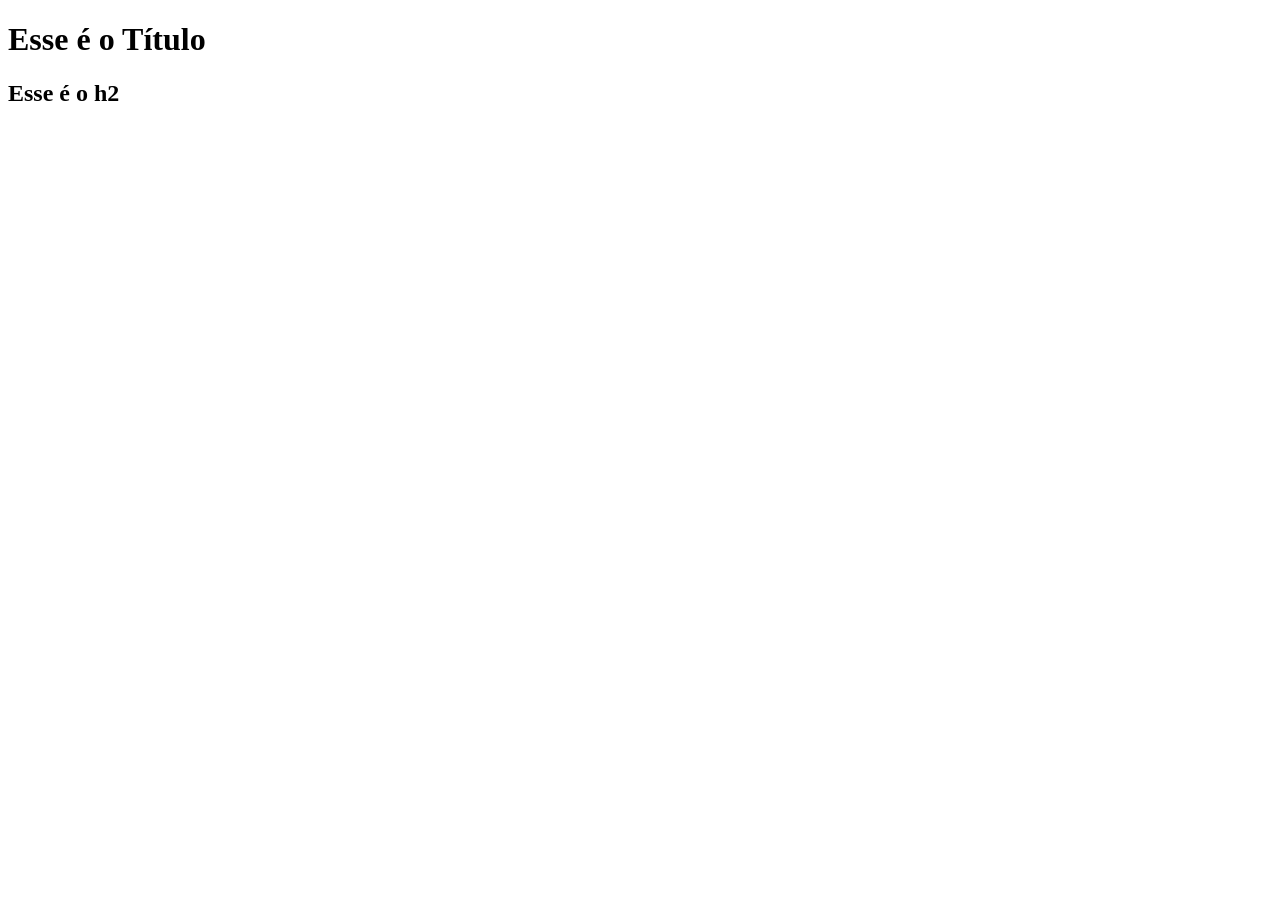
<file: o-que-e-o-dom/index.html>
<!DOCTYPE html>
<html lang="en">
<head>
  <meta charset="UTF-8">
  <meta name="viewport" content="width=device-width, initial-scale=1.0">
  <meta http-equiv="X-UA-Compatible" content="ie=edge">
  <title>O que é o DOM</title>
</head>
<body>
  <h1 class="titulo-principal azul ativo">Esse é o Título</h1>
  <h2 class="ativo">Esse é o h2</h2>
  <script src="script.js"></script>
</body>
</html>
</file>
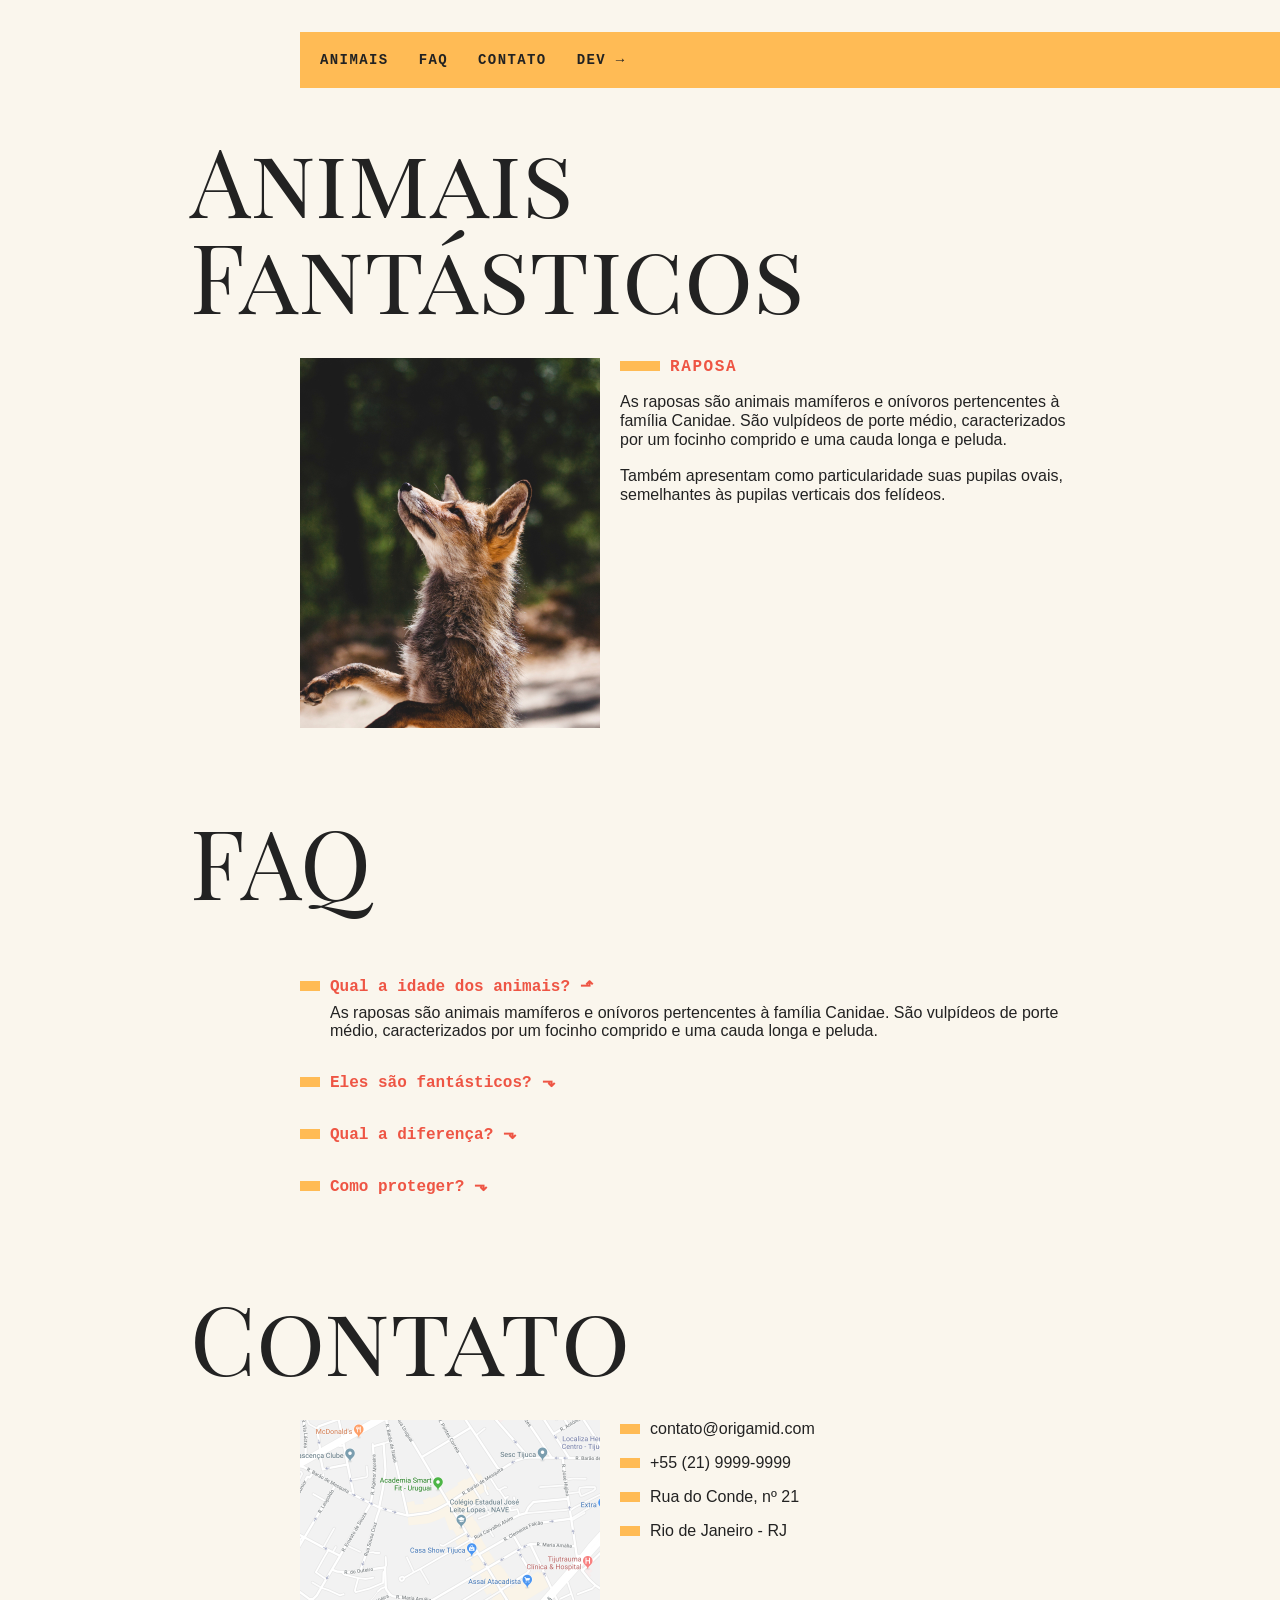
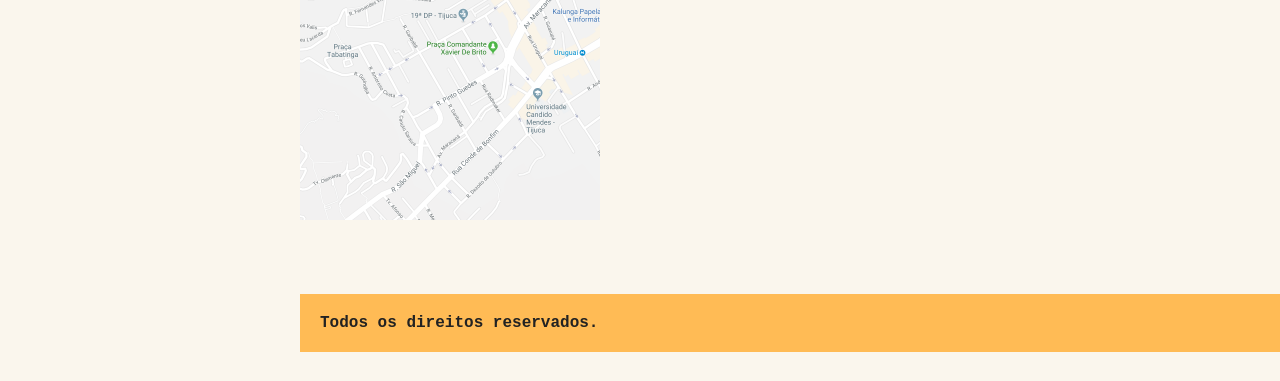
<file: scroll-suave-link-interno/index.html>
<!DOCTYPE html>
<html>
<head>
  <meta charset="utf-8" />
  <meta http-equiv="X-UA-Compatible" content="IE=edge">
  <title>Animais Fantásticos</title>
  <meta name="viewport" content="width=device-width, initial-scale=1">
  <link href="https://fonts.googleapis.com/css?family=Playfair+Display+SC" rel="stylesheet">
  <script>document.documentElement.className += ' js';</script>
  <link rel="stylesheet" type="text/css" href="css/style.css" />
</head>
<body>
  <nav class="menu js-menu">
    <ul>
      <li><a href="#animais">Animais</a></li>
      <li><a href="#faq">Faq</a></li>
      <li><a href="#contato">Contato</a></li>
      <li><a href="https://www.origamid.com/">Dev →</a></li>
    </ul>
  </nav>
  <section class="grid-section animais" id="animais">
    <h1 class="titulo">Animais Fantásticos</h1>
    <ul class="animais-lista js-tabmenu">
      <li>
        <img src="img/imagem1.jpg">
      </li>
      <li>
        <img src="img/imagem2.jpg">
      </li>
      <li>
        <img src="img/imagem3.jpg">
      </li>
      <li>
        <img src="img/imagem4.jpg">
      </li>
      <li>
        <img src="img/imagem5.jpg">
      </li>
      <li>
        <img src="img/imagem6.jpg">
      </li>
    </ul>
    <div class="animais-descricao js-tabcontent">
      <section>
        <h2>Raposa</h2>
        <p>As raposas são animais mamíferos e onívoros pertencentes à família Canidae. São vulpídeos de porte médio, caracterizados
          por um focinho comprido e uma cauda longa e peluda.</p>
        <p>Também apresentam como particularidade suas pupilas ovais, semelhantes às pupilas verticais dos felídeos.</p>
      </section>
      
      <section>
        <h2>Esquilo</h2>
        <p>As raposas são animais mamíferos e onívoros pertencentes à família Canidae. São vulpídeos de porte médio, caracterizados
          por um focinho comprido e uma cauda longa e peluda.</p>
        <p>Também apresentam como particularidade suas pupilas ovais, semelhantes às pupilas verticais dos felídeos.</p>
        <p>De cerca de 40 espécies reconhecidas como raposas, somente 12 pertencem ao gênero Vulpes das "raposas verdadeiras", do
          qual a raposa vermelha é a mais comum.</p>
        <p>Também apresentam como particularidade suas pupilas ovais, semelhantes às pupilas verticais dos felídeos.</p>
        <p>De cerca de 40 espécies reconhecidas como raposas, somente 12 pertencem ao gênero Vulpes das "raposas verdadeiras", do
          qual a raposa vermelha é a mais comum.</p>
        <p>Também apresentam como particularidade suas pupilas ovais, semelhantes às pupilas verticais dos felídeos.</p>
      </section>
      <section>
        <h2>Urso</h2>
        <p>As raposas são animais mamíferos e onívoros pertencentes à família Canidae. São vulpídeos de porte médio, caracterizados
          por um focinho comprido e uma cauda longa e peluda.</p>
        <p>Também apresentam como particularidade suas pupilas ovais, semelhantes às pupilas verticais dos felídeos.</p>
        <p>De cerca de 40 espécies reconhecidas como raposas, somente 12 pertencem ao gênero Vulpes das "raposas verdadeiras", do
          qual a raposa vermelha é a mais comum.</p>
        <p>Também apresentam como particularidade suas pupilas ovais, semelhantes às pupilas verticais dos felídeos.</p>
      </section>
      <section>
        <h2>Lobo</h2>
        <p>As raposas são animais mamíferos e onívoros pertencentes à família Canidae. São vulpídeos de porte médio, caracterizados
          por um focinho comprido e uma cauda longa e peluda.</p>
        <p>Também apresentam como particularidade suas pupilas ovais, semelhantes às pupilas verticais dos felídeos.</p>
        <p>De cerca de 40 espécies reconhecidas como raposas, somente 12 pertencem ao gênero Vulpes das "raposas verdadeiras", do
          qual a raposa vermelha é a mais comum.</p>
        <p>Também apresentam como particularidade suas pupilas ovais, semelhantes às pupilas verticais dos felídeos.</p>
      </section>
      <section>
        <h2>Macaco</h2>
        <p>As raposas são animais mamíferos e onívoros pertencentes à família Canidae. São vulpídeos de porte médio, caracterizados
          por um focinho comprido e uma cauda longa e peluda.</p>
        <p>Também apresentam como particularidade suas pupilas ovais, semelhantes às pupilas verticais dos felídeos.</p>
        <p>De cerca de 40 espécies reconhecidas como raposas, somente 12 pertencem ao gênero Vulpes das "raposas verdadeiras", do
          qual a raposa vermelha é a mais comum.</p>
        <p>Também apresentam como particularidade suas pupilas ovais, semelhantes às pupilas verticais dos felídeos.</p>
      </section>
      <section>
        <h2>Leão</h2>
        <p>As raposas são animais mamíferos e onívoros pertencentes à família Canidae. São vulpídeos de porte médio, caracterizados
          por um focinho comprido e uma cauda longa e peluda.</p>
        <p>Também apresentam como particularidade suas pupilas ovais, semelhantes às pupilas verticais dos felídeos.</p>
        <p>De cerca de 40 espécies reconhecidas como raposas, somente 12 pertencem ao gênero Vulpes das "raposas verdadeiras", do
          qual a raposa vermelha é a mais comum.</p>
        <p>Também apresentam como particularidade suas pupilas ovais, semelhantes às pupilas verticais dos felídeos.</p>
      </section>
    </div>
  </section>

  <section class="grid-section faq" id="faq">
    <h1 class="titulo">FAQ</h1>
    <dl class="faq-lista js-accordion">
      <dt>Qual a idade dos animais?</dt>
      <dd>As raposas são animais mamíferos e onívoros pertencentes à família Canidae. São vulpídeos de porte médio, caracterizados por um focinho comprido e uma cauda longa e peluda.</dd>
      <dt>Eles são fantásticos?</dt>
      <dd>Também apresentam como particularidade suas pupilas ovais, semelhantes às pupilas verticais dos felídeos.</dd>
      <dt>Qual a diferença?</dt>
      <dd>As raposas são animais mamíferos e onívoros pertencentes à família Canidae. São vulpídeos de porte médio, caracterizados por um focinho comprido e uma cauda longa e peluda.</dd>
      <dt>Como proteger?</dt>
      <dd>Também apresentam como particularidade suas pupilas ovais, semelhantes às pupilas verticais dos felídeos.</dd>
    </dl>
  </section>

  <section class="grid-section contato" id="contato">
    <h1 class="titulo">Contato</h1>
    <div class="mapa">
      <img src="img/mapa.png">
    </div>
    <ul class="dados">
      <li>contato@origamid.com</li>
      <li>+55 (21) 9999-9999</li>
      <li>Rua do Conde, nº 21</li>
      <li>Rio de Janeiro - RJ</li>
    </ul>
  </section>

  <footer class="copy">
    <p>Todos os direitos reservados.</p>
  </footer>

  <script src="script.js"></script>  
</body>
</html>
</file>
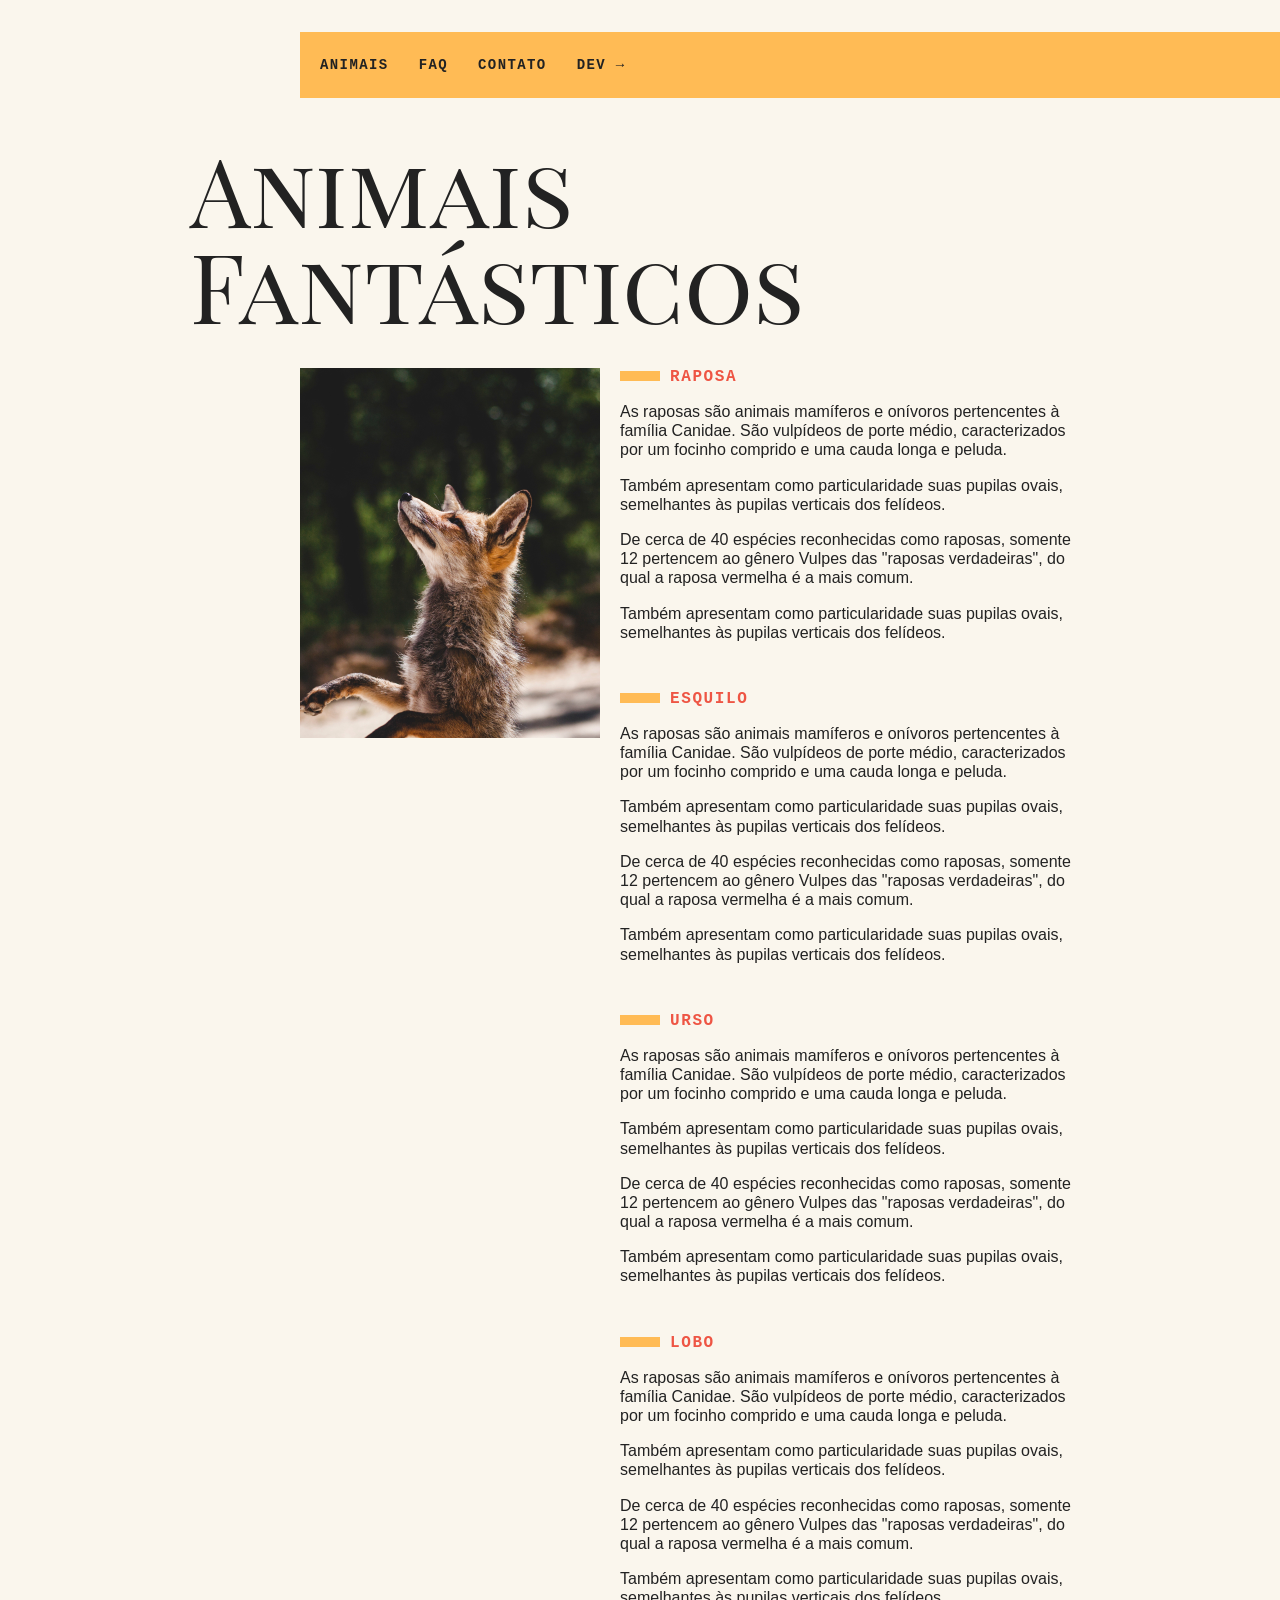
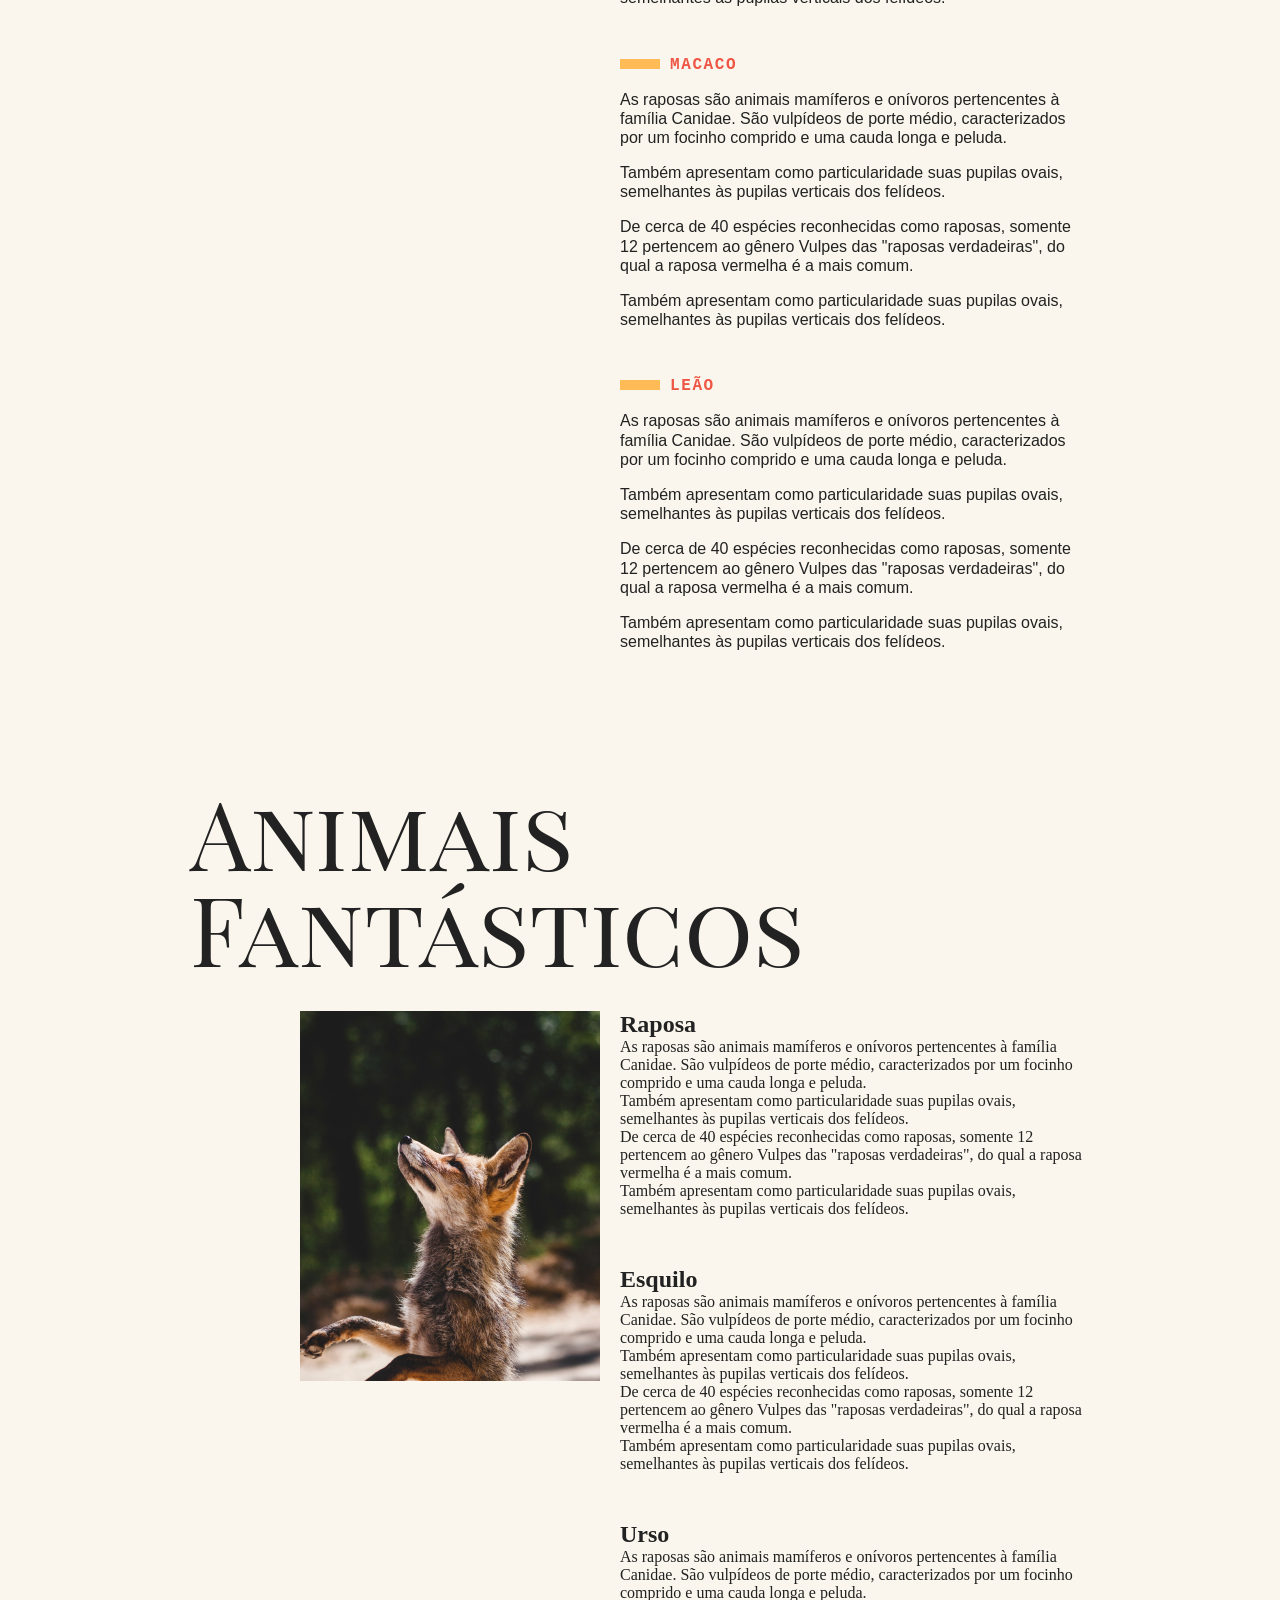
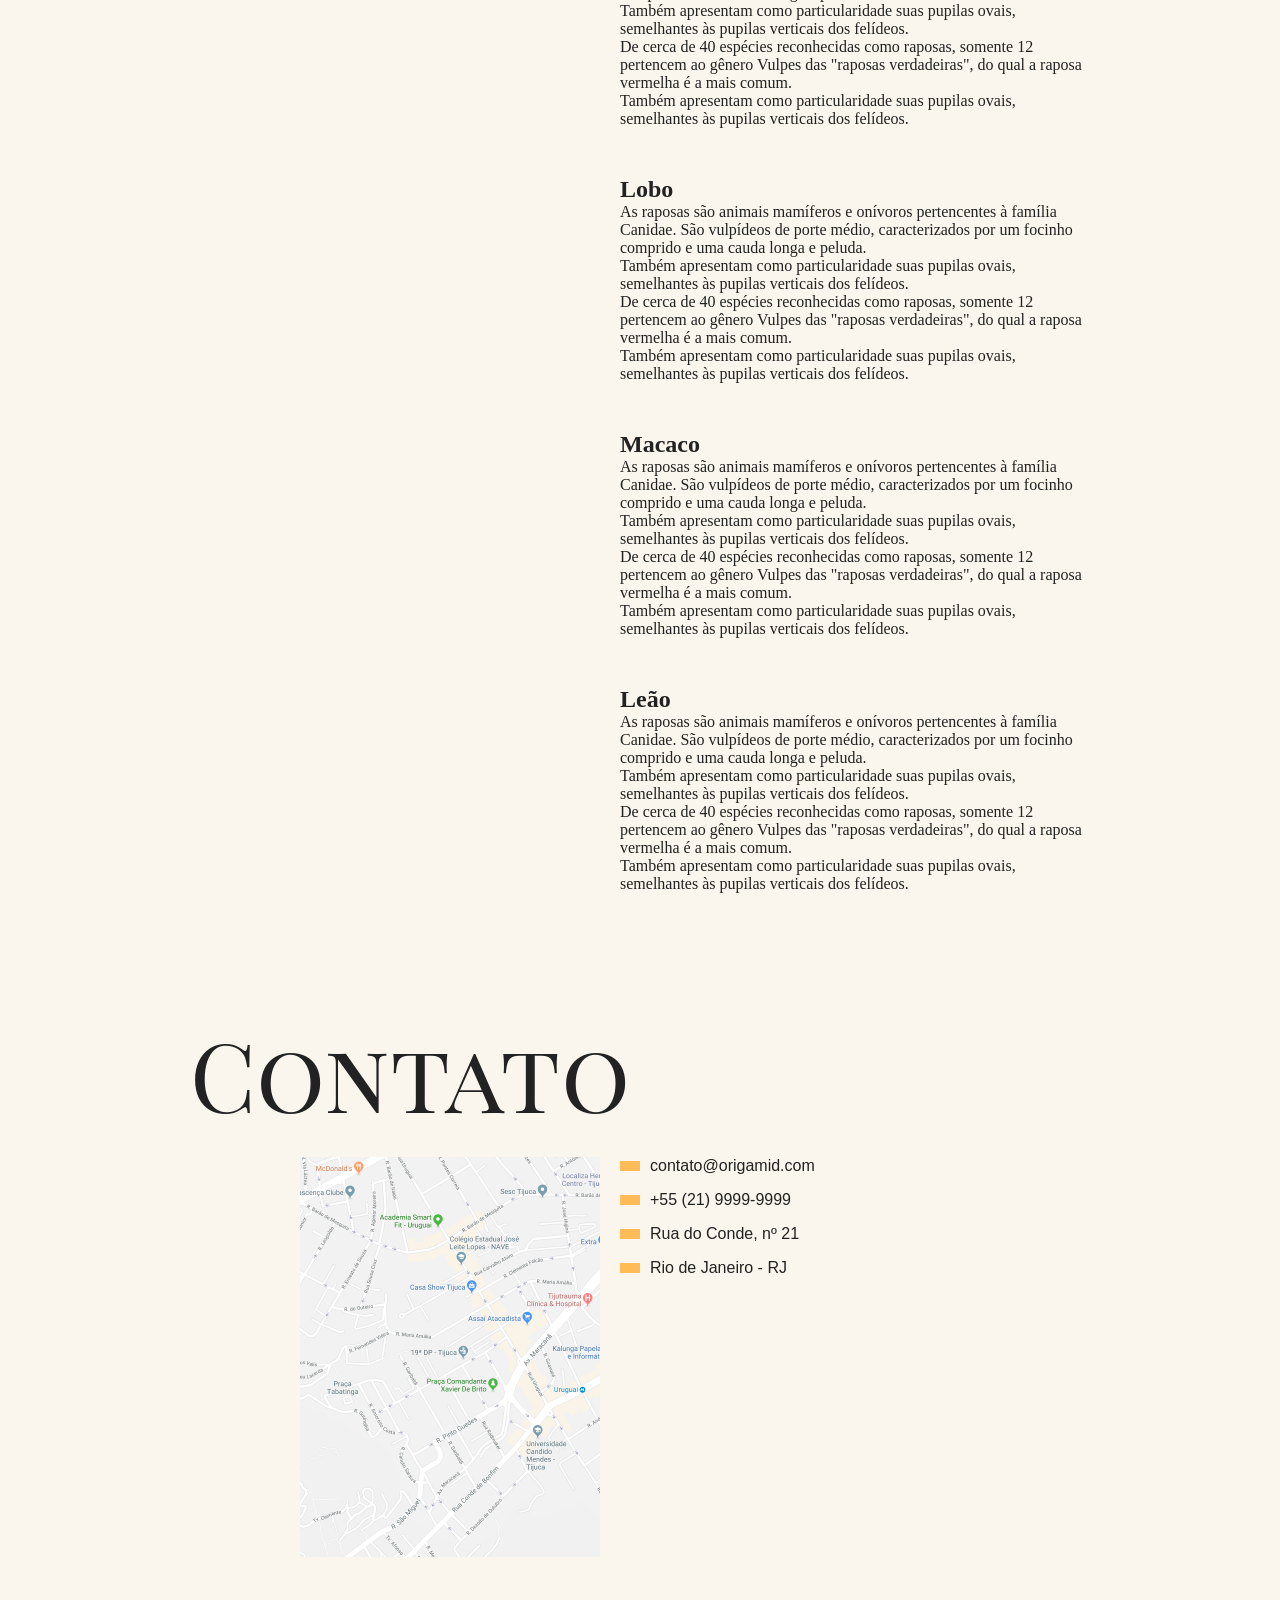
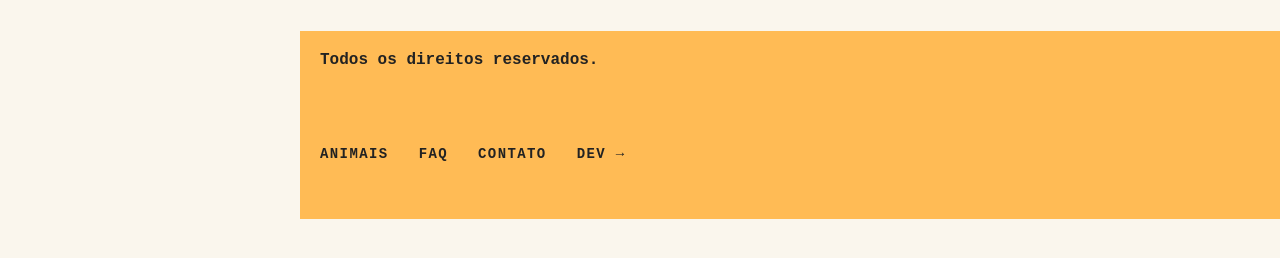
<file: traversing-e-manipulacao/index.html>
<!DOCTYPE html>
<html>
<head>
  <meta charset="utf-8" />
  <meta http-equiv="X-UA-Compatible" content="IE=edge">
  <title>Animais Fantásticos</title>
  <meta name="viewport" content="width=device-width, initial-scale=1">
  <link href="https://fonts.googleapis.com/css?family=Playfair+Display+SC" rel="stylesheet">
  <link rel="stylesheet" type="text/css" href="css/style.css" />
</head>
<body>
  <nav class="menu">
    <ul>
      <li><a href="#animais">Animais</a></li>
      <li><a href="#faq">Faq</a></li>
      <li><a href="#contato">Contato</a></li>
      <li><a href="https://www.origamid.com/">Dev →</a></li>
    </ul>
  </nav>
  <section class="grid-section animais" id="animais">
    <h1 class="titulo">Animais Fantásticos</h1>
    <ul class="animais-lista">
      <!-- Teste comentário -->
      <li>
        <img src="img/imagem1.jpg">
      </li>
      <li>
        <img src="img/imagem2.jpg">
      </li>
      <li>
        <img src="img/imagem3.jpg">
      </li>
      <li>
        <img src="img/imagem4.jpg">
      </li>
      <li>
        <img src="img/imagem5.jpg">
      </li>
      <li>
        <img src="img/imagem6.jpg">
      </li>
    </ul>
    <div class="animais-descricao">
      <section>
        <h2>Raposa</h2>
        <p>As raposas são animais mamíferos e onívoros pertencentes à família Canidae. São vulpídeos de porte médio, caracterizados
          por um focinho comprido e uma cauda longa e peluda.</p>
        <p>Também apresentam como particularidade suas pupilas ovais, semelhantes às pupilas verticais dos felídeos.</p>
        <p>De cerca de 40 espécies reconhecidas como raposas, somente 12 pertencem ao gênero Vulpes das "raposas verdadeiras", do
          qual a raposa vermelha é a mais comum.</p>
        <p>Também apresentam como particularidade suas pupilas ovais, semelhantes às pupilas verticais dos felídeos.</p>
      </section>
      
      <section>
        <h2>Esquilo</h2>
        <p>As raposas são animais mamíferos e onívoros pertencentes à família Canidae. São vulpídeos de porte médio, caracterizados
          por um focinho comprido e uma cauda longa e peluda.</p>
        <p>Também apresentam como particularidade suas pupilas ovais, semelhantes às pupilas verticais dos felídeos.</p>
        <p>De cerca de 40 espécies reconhecidas como raposas, somente 12 pertencem ao gênero Vulpes das "raposas verdadeiras", do
          qual a raposa vermelha é a mais comum.</p>
        <p>Também apresentam como particularidade suas pupilas ovais, semelhantes às pupilas verticais dos felídeos.</p>
      </section>
      <section>
        <h2>Urso</h2>
        <p>As raposas são animais mamíferos e onívoros pertencentes à família Canidae. São vulpídeos de porte médio, caracterizados
          por um focinho comprido e uma cauda longa e peluda.</p>
        <p>Também apresentam como particularidade suas pupilas ovais, semelhantes às pupilas verticais dos felídeos.</p>
        <p>De cerca de 40 espécies reconhecidas como raposas, somente 12 pertencem ao gênero Vulpes das "raposas verdadeiras", do
          qual a raposa vermelha é a mais comum.</p>
        <p>Também apresentam como particularidade suas pupilas ovais, semelhantes às pupilas verticais dos felídeos.</p>
      </section>
      <section>
        <h2>Lobo</h2>
        <p>As raposas são animais mamíferos e onívoros pertencentes à família Canidae. São vulpídeos de porte médio, caracterizados
          por um focinho comprido e uma cauda longa e peluda.</p>
        <p>Também apresentam como particularidade suas pupilas ovais, semelhantes às pupilas verticais dos felídeos.</p>
        <p>De cerca de 40 espécies reconhecidas como raposas, somente 12 pertencem ao gênero Vulpes das "raposas verdadeiras", do
          qual a raposa vermelha é a mais comum.</p>
        <p>Também apresentam como particularidade suas pupilas ovais, semelhantes às pupilas verticais dos felídeos.</p>
      </section>
      <section>
        <h2>Macaco</h2>
        <p>As raposas são animais mamíferos e onívoros pertencentes à família Canidae. São vulpídeos de porte médio, caracterizados
          por um focinho comprido e uma cauda longa e peluda.</p>
        <p>Também apresentam como particularidade suas pupilas ovais, semelhantes às pupilas verticais dos felídeos.</p>
        <p>De cerca de 40 espécies reconhecidas como raposas, somente 12 pertencem ao gênero Vulpes das "raposas verdadeiras", do
          qual a raposa vermelha é a mais comum.</p>
        <p>Também apresentam como particularidade suas pupilas ovais, semelhantes às pupilas verticais dos felídeos.</p>
      </section>
      <section>
        <h2>Leão</h2>
        <p>As raposas são animais mamíferos e onívoros pertencentes à família Canidae. São vulpídeos de porte médio, caracterizados
          por um focinho comprido e uma cauda longa e peluda.</p>
        <p>Também apresentam como particularidade suas pupilas ovais, semelhantes às pupilas verticais dos felídeos.</p>
        <p>De cerca de 40 espécies reconhecidas como raposas, somente 12 pertencem ao gênero Vulpes das "raposas verdadeiras", do
          qual a raposa vermelha é a mais comum.</p>
        <p>Também apresentam como particularidade suas pupilas ovais, semelhantes às pupilas verticais dos felídeos.</p>
      </section>
    </div>
  </section>

  <section class="grid-section faq" id="faq">
    <h1 class="titulo">FAQ</h1>
    <dl class="faq-lista">
      <dt>Qual a idade dos animais?</dt>
      <dd>As raposas são animais mamíferos e onívoros pertencentes à família Canidae. São vulpídeos de porte médio, caracterizados por um focinho comprido e uma cauda longa e peluda.</dd>
      <dt>Eles são fantásticos?</dt>
      <dd>Também apresentam como particularidade suas pupilas ovais, semelhantes às pupilas verticais dos felídeos.</dd>
      <dt>Qual a diferença?</dt>
      <dd>As raposas são animais mamíferos e onívoros pertencentes à família Canidae. São vulpídeos de porte médio, caracterizados por um focinho comprido e uma cauda longa e peluda.</dd>
      <dt>Como proteger?</dt>
      <dd>Também apresentam como particularidade suas pupilas ovais, semelhantes às pupilas verticais dos felídeos.</dd>
    </dl>
  </section>

  <section class="grid-section contato" id="contato">
    <h1 class="titulo">Contato</h1>
    <div class="mapa">
      <img src="img/mapa.png">
    </div>
    <ul class="dados">
      <li>contato@origamid.com</li>
      <li>+55 (21) 9999-9999</li>
      <li>Rua do Conde, nº 21</li>
      <li>Rio de Janeiro - RJ</li>
    </ul>
  </section>

  <footer class="copy">
    <p>Todos os direitos reservados.</p>
  </footer>

  <script src="script.js"></script>  
</body>
</html>
</file>
<file: css/style.css>
body, h1, h2, ul, li, p, dd, dt, dl {
    margin: 0px;
    padding: 0px;
  }

::-webkit-scrollbar-track {
 background: #fb5; 
} 
   
::-webkit-scrollbar { 
width: 8px; background: #fb5; 
} 
    
::-webkit-scrollbar-thumb { 
background: #222; border-radius: 0; 
}
  
  img {
    display: block;
    max-width: 100%;
  }
  
  ul {
    list-style: none;
  }
  
  body {
    background: #faf6ed;
    color: #222;
    -webkit-font-smoothing: antialiased;
    display: grid;
    grid-template-columns: 1fr 120px minmax(300px, 800px) 1fr;
  }
  
  .menu {
    grid-column: 3 / 5;
    margin-top: 2rem;
    margin-bottom: 2rem;
    background: #FB5;
  }
  
  .menu ul {
    display: flex;
    flex-wrap: wrap;
    padding: 10px;
  }
  
  .menu li a {
    display: block;
    padding: 10px;
    margin-right: 10px;
    color: #222;
    text-decoration: none;
    font-family: 'IBM Plex Mono', monospace;
    font-weight: bold;
    text-transform: uppercase;
    font-size: 0.875rem;
    letter-spacing: .1em;
  }
  
  .grid-section {
    grid-column: 2 / 4;
    width: 100%;
    box-sizing: border-box;
    padding: 10px;
    display: grid;
    grid-template-columns: 90px 300px 1fr;
    grid-gap: 20px;
    margin-bottom: 4rem;
  }
  
  .titulo {
    font-family: 'Playfair Display SC', georgia;
    font-size: 6rem;
    line-height: 1;
    font-weight: 400;
    margin-bottom: 1rem;
    grid-column: 1 / 4;
  }
  
  .animais h2 {
    font-family: 'IBM Plex Mono', monospace;
    font-size: 1rem;
    text-transform: uppercase;
    letter-spacing: .1em;
    margin-bottom: 1rem;
    color: #E54;
  }
  
  .animais h2::before {
    content: '';
    display: inline-block;
    width: 40px;
    height: 10px;
    margin-right: 10px;
    background: #FB5;
  }
  
  .animais p {
    font-family: Helvetica, Arial;
    line-height: 1.2;
    margin-bottom: 1rem;
  }
  
  .animais-lista {
    height: 370px;
    overflow-y: scroll;
    grid-column: 2;
  }
  
  .animais-lista li {
    cursor: pointer;
  }
  
  .animais-lista::-webkit-scrollbar {
    width: 18px;
  }
  
  .animais-lista::-webkit-scrollbar-thumb {
    background: #FB5;
    border-left: 4px solid #faf6ed;
    border-right: 4px solid #faf6ed;
  }
  
  .animais-lista::-webkit-scrollbar-track {
    background: #faf6ed;
  }
  
  .animais-descricao {
    grid-column: 3;
  }
  
  .animais-descricao section {
    margin-bottom: 3rem;
  }
  
  .faq-lista {
    grid-column: 2 / 4
  }
  
  .faq-lista dt {
    font-family: 'IBM Plex Mono', monospace;
    font-weight: bold;
    margin-top: 2rem;
    margin-bottom: .5rem;
    color: #E54;
  }
  
  .faq-lista dt::before {
    content: '';
    display: inline-block;
    width: 20px;
    height: 10px;
    margin-right: 10px;
    background: #FB5;
  }
  
  .faq-lista dd {
    font-family: Helvetica, Arial;
    margin-bottom: .5rem;
    margin-left: 30px;
  }
  
  .mapa {
    grid-column: 2;
  }
  
  .dados {
    grid-column: 3;
  }
  
  .dados li {
    margin-bottom: 1rem;
    font-family: Helvetica, Arial;
  }
  
  .dados li::before {
    content: '';
    display: inline-block;
    width: 20px;
    height: 10px;
    margin-right: 10px;
    background: #FB5;
  }
  
  .copy {
    grid-column: 3/5;
    margin-bottom: 2rem;
    background: #FB5;
  }
  
  .copy p {
    padding: 20px;
    font-family: 'IBM Plex Mono', monospace;
    font-weight: bold;
  }
  
  @media (max-width: 700px) {
    body {
      grid-template-columns: 1fr;
    }
    .menu, .grid-section, .copy {
      grid-column: 1;
    }
    .grid-section {
      grid-template-columns: 100px 1fr;
      grid-gap: 10px;
    }
    .animais-lista {
      grid-column: 1;
    }
    .faq-lista, .dados, .mapa {
      grid-column: 1 / 3;
    }
    .grid-section h1 {
      font-size: 3rem;
    }
    .menu {
      margin-top: 0px;
    }
    .copy {
      margin-bottom: 0px;
    }
  }
  
  .js .js-tabcontent section {
    display: none;
  }
  
  .js-tabcontent section.ativo {
    display: block !important;
    animation: show .5s forwards;
  }
  
  @keyframes show {
    from {
      opacity: 0;
      transform: translate3d(-30px, 0, 0);
    }
    to {
      opacity: 1;
      transform: translate3d(0, 0, 0);
    }
  }
  
  .js .js-accordion dd {
    display: none;
  }
  
  .js-accordion dt::after {
    content: '⬎';
    margin-left: 10px;
  }
  
  .js-accordion dt.ativo::after {
    content: '⬏';
  }
  
  .js-accordion dd.ativo {
    display: block;
    animation: slideDown .5s forwards;
  }
  
  @keyframes slideDown {
    from {
      opacity: 0;
      max-height: 0;
    }
    to {
      max-height: 200px;
      opacity: 1;
    }
  }
  
  .js .js-scroll {
    opacity: 0;
    transform: translate3d(-30px, 0, 0);
    transition: .3s;
  }
  
  .js .js-scroll.ativo {
    opacity: 1;
    transform: translate3d(0, 0, 0);
  }
</file>
<file: animacao-ao-scroll/css/style.css>
body, h1, h2, ul, li, p, dd, dt, dl {
  margin: 0px;
  padding: 0px;
}

img {
  display: block;
  max-width: 100%;
}

ul {
  list-style: none;
}

body {
  background: #faf6ed;
  color: #222;
  -webkit-font-smoothing: antialiased;
  display: grid;
  grid-template-columns: 1fr 120px minmax(300px, 800px) 1fr;
}

.menu {
  grid-column: 3 / 5;
  margin-top: 2rem;
  margin-bottom: 2rem;
  background: #FB5;
}

.menu ul {
  display: flex;
  flex-wrap: wrap;
  padding: 10px;
}

.menu li a {
  display: block;
  padding: 10px;
  margin-right: 10px;
  color: #222;
  text-decoration: none;
  font-family: 'IBM Plex Mono', monospace;
  font-weight: bold;
  text-transform: uppercase;
  font-size: 0.875rem;
  letter-spacing: .1em;
}

.grid-section {
  grid-column: 2 / 4;
  width: 100%;
  box-sizing: border-box;
  padding: 10px;
  display: grid;
  grid-template-columns: 90px 300px 1fr;
  grid-gap: 20px;
  margin-bottom: 4rem;
}

.titulo {
  font-family: 'Playfair Display SC', georgia;
  font-size: 6rem;
  line-height: 1;
  font-weight: 400;
  margin-bottom: 1rem;
  grid-column: 1 / 4;
}

.animais h2 {
  font-family: 'IBM Plex Mono', monospace;
  font-size: 1rem;
  text-transform: uppercase;
  letter-spacing: .1em;
  margin-bottom: 1rem;
  color: #E54;
}

.animais h2::before {
  content: '';
  display: inline-block;
  width: 40px;
  height: 10px;
  margin-right: 10px;
  background: #FB5;
}

.animais p {
  font-family: Helvetica, Arial;
  line-height: 1.2;
  margin-bottom: 1rem;
}

.animais-lista {
  height: 370px;
  overflow-y: scroll;
  grid-column: 2;
}

.animais-lista li {
  cursor: pointer;
}

.animais-lista::-webkit-scrollbar {
  width: 18px;
}

.animais-lista::-webkit-scrollbar-thumb {
  background: #FB5;
  border-left: 4px solid #faf6ed;
  border-right: 4px solid #faf6ed;
}

.animais-lista::-webkit-scrollbar-track {
  background: #faf6ed;
}

.animais-descricao {
  grid-column: 3;
}

.animais-descricao section {
  margin-bottom: 3rem;
}

.faq-lista {
  grid-column: 2 / 4
}

.faq-lista dt {
  font-family: 'IBM Plex Mono', monospace;
  font-weight: bold;
  margin-top: 2rem;
  margin-bottom: .5rem;
  color: #E54;
}

.faq-lista dt::before {
  content: '';
  display: inline-block;
  width: 20px;
  height: 10px;
  margin-right: 10px;
  background: #FB5;
}

.faq-lista dd {
  font-family: Helvetica, Arial;
  margin-bottom: .5rem;
  margin-left: 30px;
}

.mapa {
  grid-column: 2;
}

.dados {
  grid-column: 3;
}

.dados li {
  margin-bottom: 1rem;
  font-family: Helvetica, Arial;
}

.dados li::before {
  content: '';
  display: inline-block;
  width: 20px;
  height: 10px;
  margin-right: 10px;
  background: #FB5;
}

.copy {
  grid-column: 3/5;
  margin-bottom: 2rem;
  background: #FB5;
}

.copy p {
  padding: 20px;
  font-family: 'IBM Plex Mono', monospace;
  font-weight: bold;
}

@media (max-width: 700px) {
  body {
    grid-template-columns: 1fr;
  }
  .menu, .grid-section, .copy {
    grid-column: 1;
  }
  .grid-section {
    grid-template-columns: 100px 1fr;
    grid-gap: 10px;
  }
  .animais-lista {
    grid-column: 1;
  }
  .faq-lista, .dados, .mapa {
    grid-column: 1 / 3;
  }
  .grid-section h1 {
    font-size: 3rem;
  }
  .menu {
    margin-top: 0px;
  }
  .copy {
    margin-bottom: 0px;
  }
}

.js .js-tabcontent section {
  display: none;
}

.js-tabcontent section.ativo {
  display: block !important;
  animation: show .5s forwards;
}

@keyframes show {
  from {
    opacity: 0;
    transform: translate3d(-30px, 0, 0);
  }
  to {
    opacity: 1;
    transform: translate3d(0, 0, 0);
  }
}

.js .js-accordion dd {
  display: none;
}

.js-accordion dt::after {
  content: '⬎';
  margin-left: 10px;
}

.js-accordion dt.ativo::after {
  content: '⬏';
}

.js-accordion dd.ativo {
  display: block;
  animation: slideDown .5s forwards;
}

@keyframes slideDown {
  from {
    opacity: 0;
    max-height: 0;
  }
  to {
    max-height: 200px;
    opacity: 1;
  }
}

.js .js-scroll {
  opacity: 0;
  transform: translate3d(-30px, 0, 0);
  transition: .3s;
}

.js .js-scroll.ativo {
  opacity: 1;
  transform: translate3d(0, 0, 0);
}
</file>
<file: classes-e-atributos/css/style.css>
body, h1, h2, ul, li, p, dd, dt, dl {
  margin: 0px;
  padding: 0px;
}

img {
  display: block;
  max-width: 100%;
}

ul {
  list-style: none;
}

body {
  background: #faf6ed;
  color: #222;
  -webkit-font-smoothing: antialiased;
  display: grid;
  grid-template-columns: 1fr 120px minmax(300px, 800px) 1fr;
}

.menu {
  grid-column: 3 / 5;
  margin-top: 2rem;
  margin-bottom: 2rem;
  background: #FB5;
}

.menu ul {
  display: flex;
  flex-wrap: wrap;
  padding: 10px;
}

.menu li a {
  display: block;
  padding: 10px;
  margin-right: 10px;
  color: #222;
  text-decoration: none;
  font-family: 'IBM Plex Mono', monospace;
  font-weight: bold;
  text-transform: uppercase;
  font-size: 0.875rem;
  letter-spacing: .1em;
}

.grid-section {
  grid-column: 2 / 4;
  width: 100%;
  box-sizing: border-box;
  padding: 10px;
  display: grid;
  grid-template-columns: 90px 300px 1fr;
  grid-gap: 20px;
  margin-bottom: 4rem;
}

.titulo {
  font-family: 'Playfair Display SC', georgia;
  font-size: 6rem;
  line-height: 1;
  font-weight: 400;
  margin-bottom: 1rem;
  grid-column: 1 / 4;
}

.animais h2 {
  font-family: 'IBM Plex Mono', monospace;
  font-size: 1rem;
  text-transform: uppercase;
  letter-spacing: .1em;
  margin-bottom: 1rem;
  color: #E54;
}

.animais h2::before {
  content: '';
  display: inline-block;
  width: 40px;
  height: 10px;
  margin-right: 10px;
  background: #FB5;
}

.animais p {
  font-family: Helvetica, Arial;
  line-height: 1.2;
  margin-bottom: 1rem;
}

.animais-lista {
  height: 370px;
  overflow-y: scroll;
  grid-column: 2;
}

.animais-lista::-webkit-scrollbar {
  width: 18px;
}

.animais-lista::-webkit-scrollbar-thumb {
  background: #FB5;
  border-left: 4px solid #faf6ed;
  border-right: 4px solid #faf6ed;
}

.animais-lista::-webkit-scrollbar-track {
  background: #faf6ed;
}

.animais-descricao {
  grid-column: 3;
}

.animais-descricao section {
  margin-bottom: 3rem;
}

.faq-lista {
  grid-column: 2 / 4
}

.faq-lista dt {
  font-family: 'IBM Plex Mono', monospace;
  font-weight: bold;
  margin-top: 2rem;
  margin-bottom: .5rem;
  color: #E54;
}

.faq-lista dt::before {
  content: '';
  display: inline-block;
  width: 20px;
  height: 10px;
  margin-right: 10px;
  background: #FB5;
}

.faq-lista dd {
  font-family: Helvetica, Arial;
  margin-bottom: .5rem;
  margin-left: 30px;
}

.mapa {
  grid-column: 2;
}

.dados {
  grid-column: 3;
}

.dados li {
  margin-bottom: 1rem;
  font-family: Helvetica, Arial;
}

.dados li::before {
  content: '';
  display: inline-block;
  width: 20px;
  height: 10px;
  margin-right: 10px;
  background: #FB5;
}

.copy {
  grid-column: 3/5;
  margin-bottom: 2rem;
  background: #FB5;
}

.copy p {
  padding: 20px;
  font-family: 'IBM Plex Mono', monospace;
  font-weight: bold;
}

@media (max-width: 700px) {
  body {
    grid-template-columns: 1fr;
  }
  .menu, .grid-section, .copy {
    grid-column: 1;
  }
  .grid-section {
    grid-template-columns: 100px 1fr;
    grid-gap: 10px;
  }
  .animais-lista {
    grid-column: 1;
  }
  .faq-lista, .dados, .mapa {
    grid-column: 1 / 3;
  }
  .grid-section h1 {
    font-size: 3rem;
  }
  .menu {
    margin-top: 0px;
  }
  .copy {
    margin-bottom: 0px;
  }
}
</file>
<file: dimensoes-e-distancias/css/style.css>
body, h1, h2, ul, li, p, dd, dt, dl {
  margin: 0px;
  padding: 0px;
}

img {
  display: block;
  max-width: 100%;
}

ul {
  list-style: none;
}

body {
  background: #faf6ed;
  color: #222;
  -webkit-font-smoothing: antialiased;
  display: grid;
  grid-template-columns: 1fr 120px minmax(300px, 800px) 1fr;
}

.menu {
  grid-column: 3 / 5;
  margin-top: 2rem;
  margin-bottom: 2rem;
  background: #FB5;
}

.menu ul {
  display: flex;
  flex-wrap: wrap;
  padding: 10px;
}

.menu li a {
  display: block;
  padding: 15px 10px;
  margin-right: 10px;
  color: #222;
  text-decoration: none;
  font-family: 'IBM Plex Mono', monospace;
  font-weight: bold;
  text-transform: uppercase;
  font-size: 0.875rem;
  letter-spacing: .1em;
}

.grid-section {
  grid-column: 2 / 4;
  width: 100%;
  box-sizing: border-box;
  padding: 10px;
  display: grid;
  grid-template-columns: 90px 300px 1fr;
  grid-gap: 20px;
  margin-bottom: 4rem;
}

.titulo {
  font-family: 'Playfair Display SC', georgia;
  font-size: 6rem;
  line-height: 1;
  font-weight: 400;
  margin-bottom: 1rem;
  grid-column: 1 / 4;
}

.animais h2 {
  font-family: 'IBM Plex Mono', monospace;
  font-size: 1rem;
  text-transform: uppercase;
  letter-spacing: .1em;
  margin-bottom: 1rem;
  color: #E54;
}

.animais h2::before {
  content: '';
  display: inline-block;
  width: 40px;
  height: 10px;
  margin-right: 10px;
  background: #FB5;
}

.animais p {
  font-family: Helvetica, Arial;
  line-height: 1.2;
  margin-bottom: 1rem;
}

.animais-lista {
  height: 370px;
  overflow-y: scroll;
  grid-column: 2;
}

.animais-lista::-webkit-scrollbar {
  width: 18px;
}

.animais-lista::-webkit-scrollbar-thumb {
  background: #FB5;
  border-left: 4px solid #faf6ed;
  border-right: 4px solid #faf6ed;
}

.animais-lista::-webkit-scrollbar-track {
  background: #faf6ed;
}

.animais-descricao {
  grid-column: 3;
}

.animais-descricao section {
  margin-bottom: 3rem;
}

.faq-lista {
  grid-column: 2 / 4
}

.faq-lista dt {
  font-family: 'IBM Plex Mono', monospace;
  font-weight: bold;
  margin-top: 2rem;
  margin-bottom: .5rem;
  color: #E54;
}

.faq-lista dt::before {
  content: '';
  display: inline-block;
  width: 20px;
  height: 10px;
  margin-right: 10px;
  background: #FB5;
}

.faq-lista dd {
  font-family: Helvetica, Arial;
  margin-bottom: .5rem;
  margin-left: 30px;
}

.mapa {
  grid-column: 2;
}

.dados {
  grid-column: 3;
}

.dados li {
  margin-bottom: 1rem;
  font-family: Helvetica, Arial;
}

.dados li::before {
  content: '';
  display: inline-block;
  width: 20px;
  height: 10px;
  margin-right: 10px;
  background: #FB5;
}

.copy {
  grid-column: 3/5;
  margin-bottom: 2rem;
  background: #FB5;
}

.copy p {
  padding: 20px;
  font-family: 'IBM Plex Mono', monospace;
  font-weight: bold;
}

@media (max-width: 700px) {
  body {
    grid-template-columns: 1fr;
  }
  .menu, .grid-section, .copy {
    grid-column: 1;
  }
  .grid-section {
    grid-template-columns: 100px 1fr;
    grid-gap: 10px;
  }
  .animais-lista {
    grid-column: 1;
  }
  .faq-lista, .dados, .mapa {
    grid-column: 1 / 3;
  }
  .grid-section h1 {
    font-size: 3rem;
  }
  .menu {
    margin-top: 0px;
  }
  .copy {
    margin-bottom: 0px;
  }
}
</file>
<file: navegacao-por-tabs/css/style.css>
body, h1, h2, ul, li, p, dd, dt, dl {
  margin: 0px;
  padding: 0px;
}

img {
  display: block;
  max-width: 100%;
}

ul {
  list-style: none;
}

body {
  background: #faf6ed;
  color: #222;
  -webkit-font-smoothing: antialiased;
  display: grid;
  grid-template-columns: 1fr 120px minmax(300px, 800px) 1fr;
}

.menu {
  grid-column: 3 / 5;
  margin-top: 2rem;
  margin-bottom: 2rem;
  background: #FB5;
}

.menu ul {
  display: flex;
  flex-wrap: wrap;
  padding: 10px;
}

.menu li a {
  display: block;
  padding: 10px;
  margin-right: 10px;
  color: #222;
  text-decoration: none;
  font-family: 'IBM Plex Mono', monospace;
  font-weight: bold;
  text-transform: uppercase;
  font-size: 0.875rem;
  letter-spacing: .1em;
}

.grid-section {
  grid-column: 2 / 4;
  width: 100%;
  box-sizing: border-box;
  padding: 10px;
  display: grid;
  grid-template-columns: 90px 300px 1fr;
  grid-gap: 20px;
  margin-bottom: 4rem;
}

.titulo {
  font-family: 'Playfair Display SC', georgia;
  font-size: 6rem;
  line-height: 1;
  font-weight: 400;
  margin-bottom: 1rem;
  grid-column: 1 / 4;
}

.animais h2 {
  font-family: 'IBM Plex Mono', monospace;
  font-size: 1rem;
  text-transform: uppercase;
  letter-spacing: .1em;
  margin-bottom: 1rem;
  color: #E54;
}

.animais h2::before {
  content: '';
  display: inline-block;
  width: 40px;
  height: 10px;
  margin-right: 10px;
  background: #FB5;
}

.animais p {
  font-family: Helvetica, Arial;
  line-height: 1.2;
  margin-bottom: 1rem;
}

.animais-lista {
  height: 370px;
  overflow-y: scroll;
  grid-column: 2;
}

.animais-lista li {
  cursor: pointer;
}

.animais-lista::-webkit-scrollbar {
  width: 18px;
}

.animais-lista::-webkit-scrollbar-thumb {
  background: #FB5;
  border-left: 4px solid #faf6ed;
  border-right: 4px solid #faf6ed;
}

.animais-lista::-webkit-scrollbar-track {
  background: #faf6ed;
}

.animais-descricao {
  grid-column: 3;
}

.animais-descricao section {
  margin-bottom: 3rem;
}

.faq-lista {
  grid-column: 2 / 4
}

.faq-lista dt {
  font-family: 'IBM Plex Mono', monospace;
  font-weight: bold;
  margin-top: 2rem;
  margin-bottom: .5rem;
  color: #E54;
}

.faq-lista dt::before {
  content: '';
  display: inline-block;
  width: 20px;
  height: 10px;
  margin-right: 10px;
  background: #FB5;
}

.faq-lista dd {
  font-family: Helvetica, Arial;
  margin-bottom: .5rem;
  margin-left: 30px;
}

.mapa {
  grid-column: 2;
}

.dados {
  grid-column: 3;
}

.dados li {
  margin-bottom: 1rem;
  font-family: Helvetica, Arial;
}

.dados li::before {
  content: '';
  display: inline-block;
  width: 20px;
  height: 10px;
  margin-right: 10px;
  background: #FB5;
}

.copy {
  grid-column: 3/5;
  margin-bottom: 2rem;
  background: #FB5;
}

.copy p {
  padding: 20px;
  font-family: 'IBM Plex Mono', monospace;
  font-weight: bold;
}

@media (max-width: 700px) {
  body {
    grid-template-columns: 1fr;
  }
  .menu, .grid-section, .copy {
    grid-column: 1;
  }
  .grid-section {
    grid-template-columns: 100px 1fr;
    grid-gap: 10px;
  }
  .animais-lista {
    grid-column: 1;
  }
  .faq-lista, .dados, .mapa {
    grid-column: 1 / 3;
  }
  .grid-section h1 {
    font-size: 3rem;
  }
  .menu {
    margin-top: 0px;
  }
  .copy {
    margin-bottom: 0px;
  }
}

.js .js-tabcontent section {
  display: none;
}

.js-tabcontent section.ativo {
  display: block !important;
  animation: show .5s forwards;
}

@keyframes show {
  from {
    opacity: 0;
    transform: translate3d(-30px, 0, 0);
  }
  to {
    opacity: 1;
    transform: translate3d(0, 0, 0);
  }
}
</file>
<file: scroll-suave-link-interno/css/style.css>
body, h1, h2, ul, li, p, dd, dt, dl {
  margin: 0px;
  padding: 0px;
}

img {
  display: block;
  max-width: 100%;
}

ul {
  list-style: none;
}

body {
  background: #faf6ed;
  color: #222;
  -webkit-font-smoothing: antialiased;
  display: grid;
  grid-template-columns: 1fr 120px minmax(300px, 800px) 1fr;
}

.menu {
  grid-column: 3 / 5;
  margin-top: 2rem;
  margin-bottom: 2rem;
  background: #FB5;
}

.menu ul {
  display: flex;
  flex-wrap: wrap;
  padding: 10px;
}

.menu li a {
  display: block;
  padding: 10px;
  margin-right: 10px;
  color: #222;
  text-decoration: none;
  font-family: 'IBM Plex Mono', monospace;
  font-weight: bold;
  text-transform: uppercase;
  font-size: 0.875rem;
  letter-spacing: .1em;
}

.grid-section {
  grid-column: 2 / 4;
  width: 100%;
  box-sizing: border-box;
  padding: 10px;
  display: grid;
  grid-template-columns: 90px 300px 1fr;
  grid-gap: 20px;
  margin-bottom: 4rem;
}

.titulo {
  font-family: 'Playfair Display SC', georgia;
  font-size: 6rem;
  line-height: 1;
  font-weight: 400;
  margin-bottom: 1rem;
  grid-column: 1 / 4;
}

.animais h2 {
  font-family: 'IBM Plex Mono', monospace;
  font-size: 1rem;
  text-transform: uppercase;
  letter-spacing: .1em;
  margin-bottom: 1rem;
  color: #E54;
}

.animais h2::before {
  content: '';
  display: inline-block;
  width: 40px;
  height: 10px;
  margin-right: 10px;
  background: #FB5;
}

.animais p {
  font-family: Helvetica, Arial;
  line-height: 1.2;
  margin-bottom: 1rem;
}

.animais-lista {
  height: 370px;
  overflow-y: scroll;
  grid-column: 2;
}

.animais-lista li {
  cursor: pointer;
}

.animais-lista::-webkit-scrollbar {
  width: 18px;
}

.animais-lista::-webkit-scrollbar-thumb {
  background: #FB5;
  border-left: 4px solid #faf6ed;
  border-right: 4px solid #faf6ed;
}

.animais-lista::-webkit-scrollbar-track {
  background: #faf6ed;
}

.animais-descricao {
  grid-column: 3;
}

.animais-descricao section {
  margin-bottom: 3rem;
}

.faq-lista {
  grid-column: 2 / 4
}

.faq-lista dt {
  font-family: 'IBM Plex Mono', monospace;
  font-weight: bold;
  margin-top: 2rem;
  margin-bottom: .5rem;
  color: #E54;
}

.faq-lista dt::before {
  content: '';
  display: inline-block;
  width: 20px;
  height: 10px;
  margin-right: 10px;
  background: #FB5;
}

.faq-lista dd {
  font-family: Helvetica, Arial;
  margin-bottom: .5rem;
  margin-left: 30px;
}

.mapa {
  grid-column: 2;
}

.dados {
  grid-column: 3;
}

.dados li {
  margin-bottom: 1rem;
  font-family: Helvetica, Arial;
}

.dados li::before {
  content: '';
  display: inline-block;
  width: 20px;
  height: 10px;
  margin-right: 10px;
  background: #FB5;
}

.copy {
  grid-column: 3/5;
  margin-bottom: 2rem;
  background: #FB5;
}

.copy p {
  padding: 20px;
  font-family: 'IBM Plex Mono', monospace;
  font-weight: bold;
}

@media (max-width: 700px) {
  body {
    grid-template-columns: 1fr;
  }
  .menu, .grid-section, .copy {
    grid-column: 1;
  }
  .grid-section {
    grid-template-columns: 100px 1fr;
    grid-gap: 10px;
  }
  .animais-lista {
    grid-column: 1;
  }
  .faq-lista, .dados, .mapa {
    grid-column: 1 / 3;
  }
  .grid-section h1 {
    font-size: 3rem;
  }
  .menu {
    margin-top: 0px;
  }
  .copy {
    margin-bottom: 0px;
  }
}

.js .js-tabcontent section {
  display: none;
}

.js-tabcontent section.ativo {
  display: block !important;
  animation: show .5s forwards;
}

@keyframes show {
  from {
    opacity: 0;
    transform: translate3d(-30px, 0, 0);
  }
  to {
    opacity: 1;
    transform: translate3d(0, 0, 0);
  }
}

.js .js-accordion dd {
  display: none;
}

.js-accordion dt::after {
  content: '⬎';
  margin-left: 10px;
}

.js-accordion dt.ativo::after {
  content: '⬏';
}

.js-accordion dd.ativo {
  display: block;
  animation: slideDown .5s forwards;
}

@keyframes slideDown {
  from {
    opacity: 0;
    max-height: 0;
  }
  to {
    max-height: 200px;
    opacity: 1;
  }
}
</file>
<file: traversing-e-manipulacao/css/style.css>
body, h1, h2, ul, li, p, dd, dt, dl {
  margin: 0px;
  padding: 0px;
}

html.textomaior {
  font-size: 150%;
}

.azul {
  background: teal;
}

img {
  display: block;
  max-width: 100%;
}

ul {
  list-style: none;
}

body {
  background: #faf6ed;
  color: #222;
  -webkit-font-smoothing: antialiased;
  display: grid;
  grid-template-columns: 1fr 120px minmax(300px, 800px) 1fr;
}

.menu {
  grid-column: 3 / 5;
  margin-top: 2rem;
  margin-bottom: 2rem;
  background: #FB5;
}

.menu ul {
  display: flex;
  flex-wrap: wrap;
  padding: 10px;
}

.menu li a {
  display: block;
  padding: 15px 10px;
  margin-right: 10px;
  color: #222;
  text-decoration: none;
  font-family: 'IBM Plex Mono', monospace;
  font-weight: bold;
  text-transform: uppercase;
  font-size: 0.875rem;
  letter-spacing: .1em;
}

.grid-section {
  grid-column: 2 / 4;
  width: 100%;
  box-sizing: border-box;
  padding: 10px;
  display: grid;
  grid-template-columns: 90px 300px 1fr;
  grid-gap: 20px;
  margin-bottom: 4rem;
}

.titulo {
  font-family: 'Playfair Display SC', georgia;
  font-size: 6rem;
  line-height: 1;
  font-weight: 400;
  margin-bottom: 1rem;
  grid-column: 1 / 4;
}

.animais h2 {
  font-family: 'IBM Plex Mono', monospace;
  font-size: 1rem;
  text-transform: uppercase;
  letter-spacing: .1em;
  margin-bottom: 1rem;
  color: #E54;
}

.animais h2::before {
  content: '';
  display: inline-block;
  width: 40px;
  height: 10px;
  margin-right: 10px;
  background: #FB5;
}

.animais p {
  font-family: Helvetica, Arial;
  line-height: 1.2;
  margin-bottom: 1rem;
}

.animais-lista {
  height: 370px;
  overflow-y: scroll;
  grid-column: 2;
}

.animais-lista::-webkit-scrollbar {
  width: 18px;
}

.animais-lista::-webkit-scrollbar-thumb {
  background: #FB5;
  border-left: 4px solid #faf6ed;
  border-right: 4px solid #faf6ed;
}

.animais-lista::-webkit-scrollbar-track {
  background: #faf6ed;
}

.animais-descricao {
  grid-column: 3;
}

.animais-descricao section {
  margin-bottom: 3rem;
}

.faq-lista {
  grid-column: 2 / 4
}

.faq-lista dt {
  font-family: 'IBM Plex Mono', monospace;
  font-weight: bold;
  margin-top: 2rem;
  margin-bottom: .5rem;
  color: #E54;
}

.faq-lista dt::before {
  content: '';
  display: inline-block;
  width: 20px;
  height: 10px;
  margin-right: 10px;
  background: #FB5;
}

.faq-lista dd {
  font-family: Helvetica, Arial;
  margin-bottom: .5rem;
  margin-left: 30px;
}

.mapa {
  grid-column: 2;
}

.dados {
  grid-column: 3;
}

.dados li {
  margin-bottom: 1rem;
  font-family: Helvetica, Arial;
}

.dados li::before {
  content: '';
  display: inline-block;
  width: 20px;
  height: 10px;
  margin-right: 10px;
  background: #FB5;
}

.copy {
  grid-column: 3/5;
  margin-bottom: 2rem;
  background: #FB5;
}

.copy p {
  padding: 20px;
  font-family: 'IBM Plex Mono', monospace;
  font-weight: bold;
}

@media (max-width: 700px) {
  body {
    grid-template-columns: 1fr;
  }
  .menu, .grid-section, .copy {
    grid-column: 1;
  }
  .grid-section {
    grid-template-columns: 100px 1fr;
    grid-gap: 10px;
  }
  .animais-lista {
    grid-column: 1;
  }
  .faq-lista, .dados, .mapa {
    grid-column: 1 / 3;
  }
  .grid-section h1 {
    font-size: 3rem;
  }
  .menu {
    margin-top: 0px;
  }
  .copy {
    margin-bottom: 0px;
  }
}
</file>
